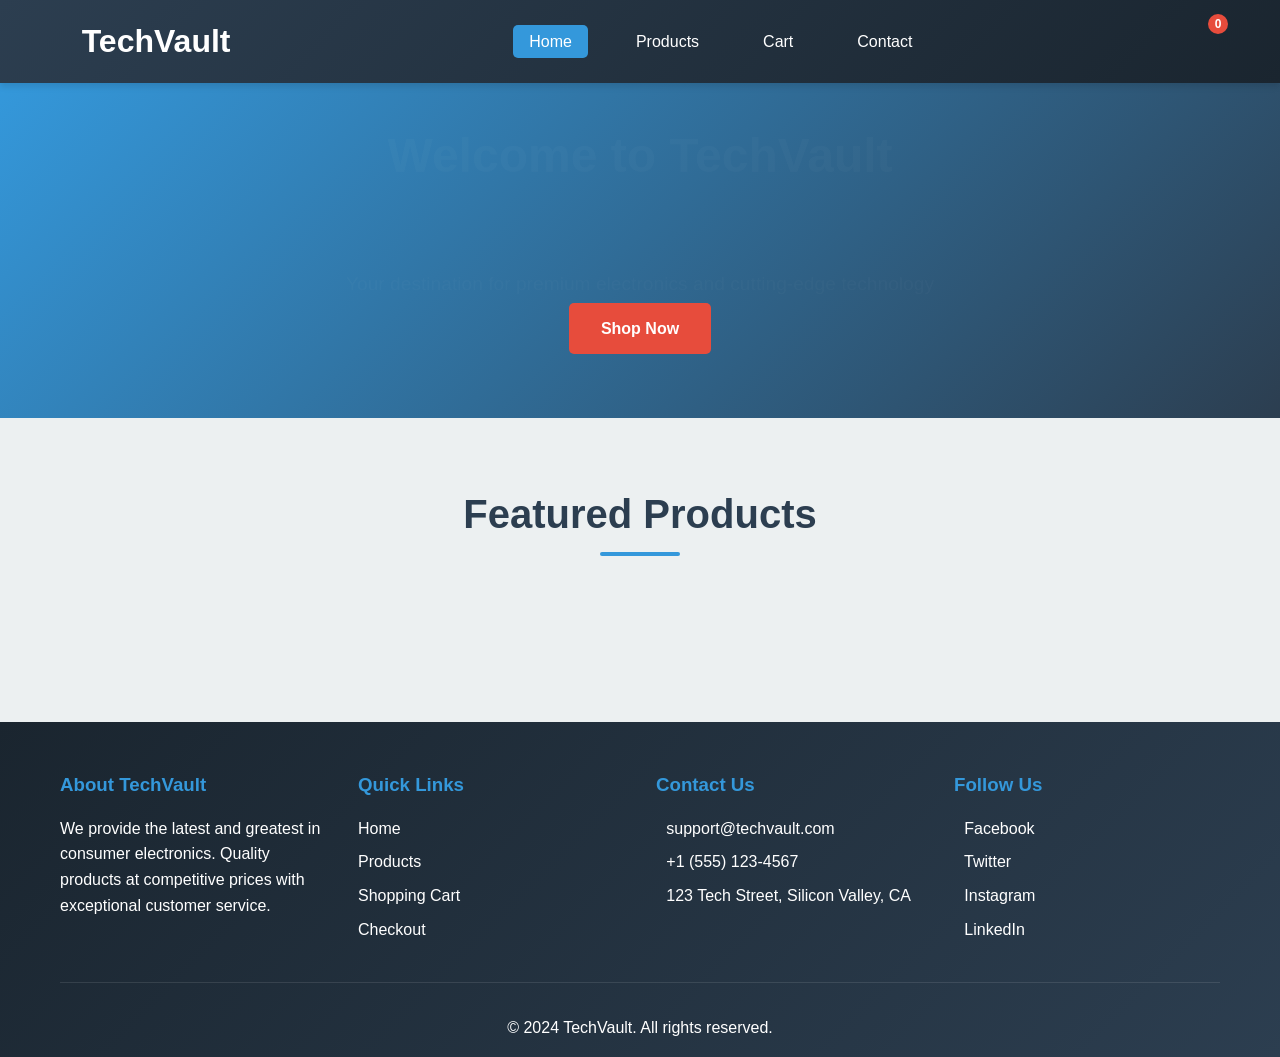
<file: index.html>
<!DOCTYPE html>
<html lang="en">
<head>
    <meta charset="UTF-8">
    <meta name="viewport" content="width=device-width, initial-scale=1.0">
    <title>TechVault - Premium Electronics & Gadgets</title>
    <link rel="stylesheet" href="css/style.css">
    <link rel="stylesheet" href="https://cdnjs.cloudflare.com/ajax/libs/font-awesome/6.4.0/css/all.min.css">
</head>
<body>
    <!-- Header -->
    <header>
        <div class="container header-content">
            <a href="index.html" class="logo">
                <i class="fas fa-store"></i>
                TechVault
            </a>
            <nav>
                <ul>
                    <li><a href="index.html" class="active">Home</a></li>
                    <li><a href="#products">Products</a></li>
                    <li><a href="cart.html">Cart</a></li>
                    <li><a href="#contact">Contact</a></li>
                </ul>
            </nav>
            <div class="cart-icon">
                <i class="fas fa-shopping-cart"></i>
                <span class="cart-count">0</span>
            </div>
        </div>
    </header>

    <!-- Hero Section -->
    <section class="hero">
        <div class="container">
            <h1>Welcome to TechVault</h1>
            <p>Your destination for premium electronics and cutting-edge technology</p>
            <a href="#products" class="btn">Shop Now</a>
        </div>
    </section>

    <!-- Products Section -->
    <section class="products-section" id="products">
        <div class="container">
            <h2 class="section-title">Featured Products</h2>
            <div class="products-grid">
                <!-- Products will be loaded dynamically -->
            </div>
        </div>
    </section>

    <!-- Footer -->
    <footer id="contact">
        <div class="container">
            <div class="footer-content">
                <div class="footer-section">
                    <h3>About TechVault</h3>
                    <p>We provide the latest and greatest in consumer electronics. Quality products at competitive prices with exceptional customer service.</p>
                </div>
                <div class="footer-section">
                    <h3>Quick Links</h3>
                    <ul>
                        <li><a href="index.html">Home</a></li>
                        <li><a href="#products">Products</a></li>
                        <li><a href="cart.html">Shopping Cart</a></li>
                        <li><a href="checkout.html">Checkout</a></li>
                    </ul>
                </div>
                <div class="footer-section">
                    <h3>Contact Us</h3>
                    <ul>
                        <li><i class="fas fa-envelope"></i> support@techvault.com</li>
                        <li><i class="fas fa-phone"></i> +1 (555) 123-4567</li>
                        <li><i class="fas fa-map-marker-alt"></i> 123 Tech Street, Silicon Valley, CA</li>
                    </ul>
                </div>
                <div class="footer-section">
                    <h3>Follow Us</h3>
                    <ul>
                        <li><a href="#"><i class="fab fa-facebook"></i> Facebook</a></li>
                        <li><a href="#"><i class="fab fa-twitter"></i> Twitter</a></li>
                        <li><a href="#"><i class="fab fa-instagram"></i> Instagram</a></li>
                        <li><a href="#"><i class="fab fa-linkedin"></i> LinkedIn</a></li>
                    </ul>
                </div>
            </div>
            <div class="footer-bottom">
                <p>&copy; 2024 TechVault. All rights reserved.</p>
            </div>
        </div>
    </footer>

    <script src="https://code.jquery.com/jquery-3.7.0.min.js"></script>
    <script src="js/main.js"></script>
</body>
</html>
</file>
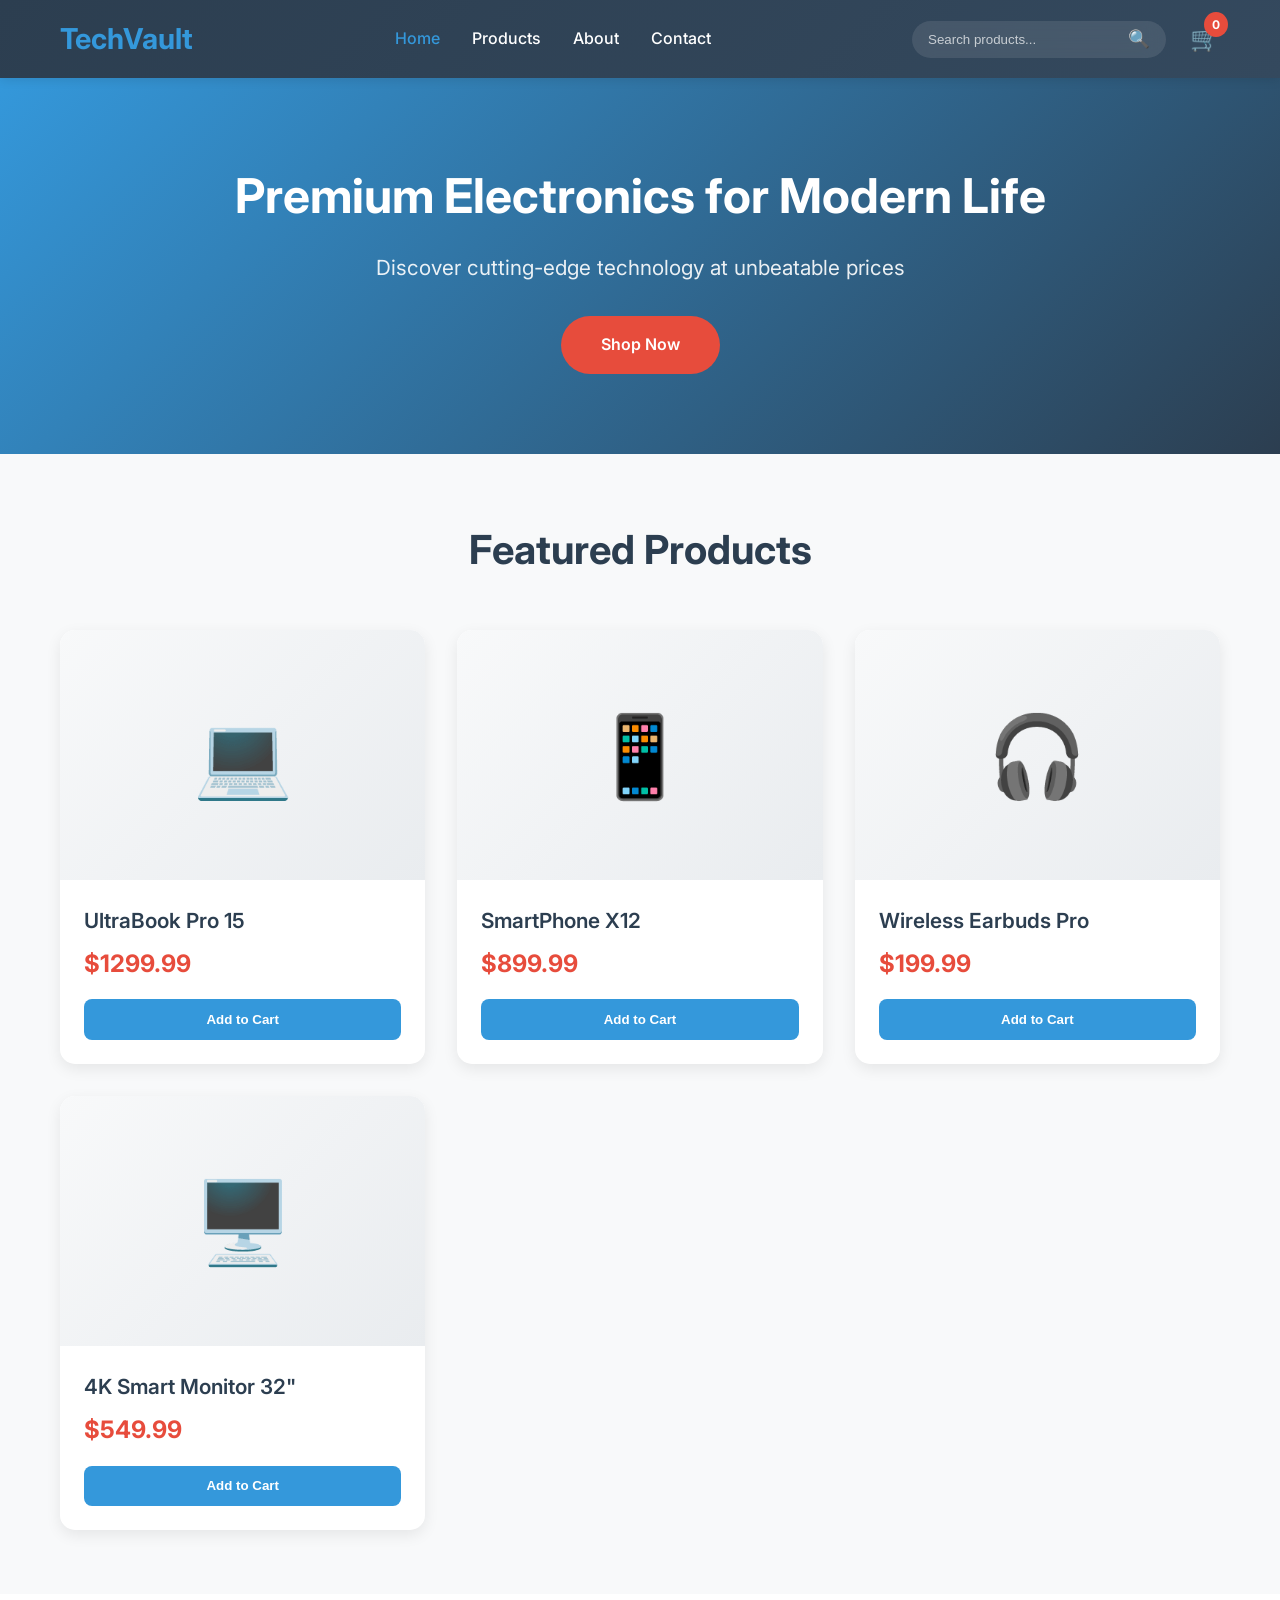
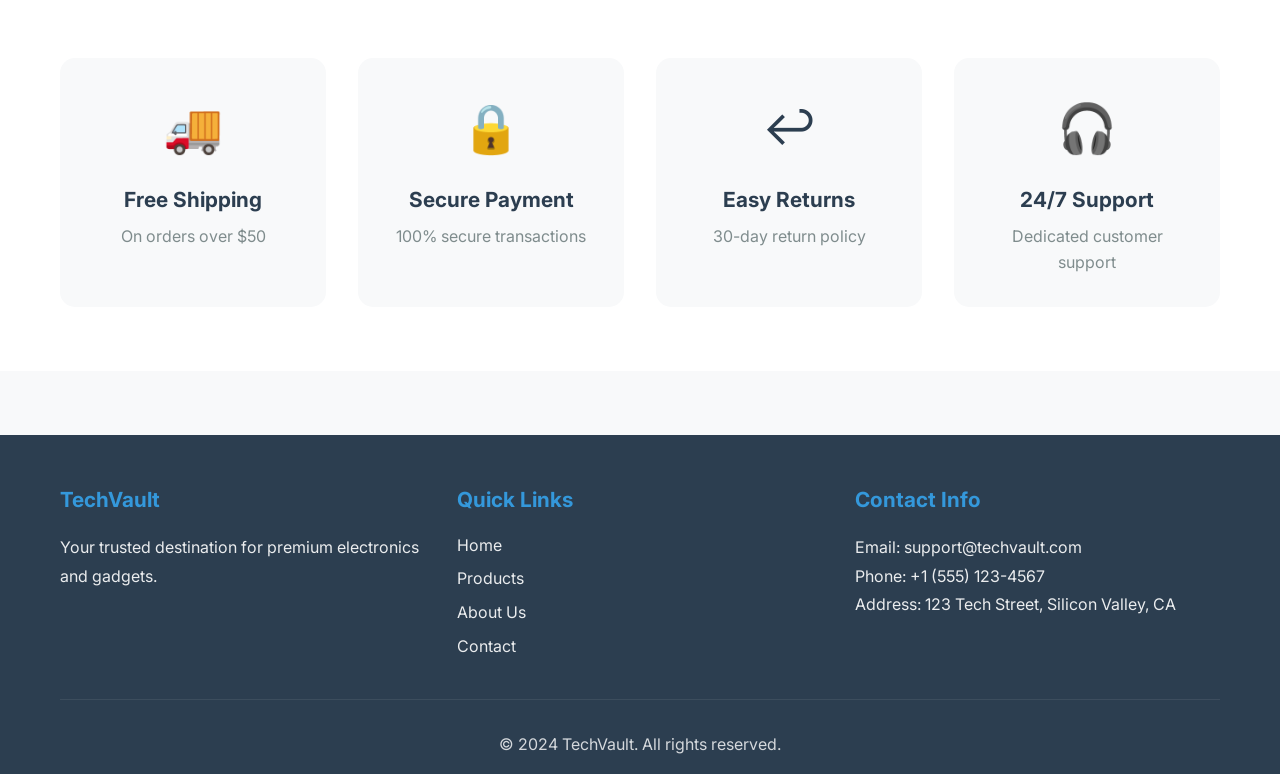
<file: techvault/index.html>
<!DOCTYPE html>
<html lang="en">
<head>
    <meta charset="UTF-8">
    <meta name="viewport" content="width=device-width, initial-scale=1.0">
    <title>TechVault - Premium Electronics Store</title>
    <link rel="stylesheet" href="css/style.css">
    <link href="https://fonts.googleapis.com/css2?family=Inter:wght@300;400;500;600;700&display=swap" rel="stylesheet">
</head>
<body>
    <header class="header">
        <div class="container">
            <div class="header-content">
                <div class="logo">
                    <h1>TechVault</h1>
                </div>
                <nav class="nav">
                    <ul>
                        <li><a href="index.html" class="active">Home</a></li>
                        <li><a href="products.html">Products</a></li>
                        <li><a href="about.html">About</a></li>
                        <li><a href="contact.html">Contact</a></li>
                    </ul>
                </nav>
                <div class="header-actions">
                    <div class="search-box">
                        <input type="text" placeholder="Search products..." id="searchInput">
                        <button type="button" id="searchBtn">🔍</button>
                    </div>
                    <a href="cart.html" class="cart-icon">
                        🛒 <span class="cart-count">0</span>
                    </a>
                </div>
            </div>
        </div>
    </header>

    <main>
        <section class="hero">
            <div class="container">
                <div class="hero-content">
                    <h2>Premium Electronics for Modern Life</h2>
                    <p>Discover cutting-edge technology at unbeatable prices</p>
                    <a href="products.html" class="btn btn-primary">Shop Now</a>
                </div>
            </div>
        </section>

        <section class="featured-products">
            <div class="container">
                <h3 class="section-title">Featured Products</h3>
                <div class="product-grid" id="featuredProducts"></div>
            </div>
        </section>

        <section class="features">
            <div class="container">
                <div class="features-grid">
                    <div class="feature-card">
                        <div class="feature-icon">🚚</div>
                        <h4>Free Shipping</h4>
                        <p>On orders over $50</p>
                    </div>
                    <div class="feature-card">
                        <div class="feature-icon">🔒</div>
                        <h4>Secure Payment</h4>
                        <p>100% secure transactions</p>
                    </div>
                    <div class="feature-card">
                        <div class="feature-icon">↩️</div>
                        <h4>Easy Returns</h4>
                        <p>30-day return policy</p>
                    </div>
                    <div class="feature-card">
                        <div class="feature-icon">🎧</div>
                        <h4>24/7 Support</h4>
                        <p>Dedicated customer support</p>
                    </div>
                </div>
            </div>
        </section>
    </main>

    <footer class="footer">
        <div class="container">
            <div class="footer-content">
                <div class="footer-section">
                    <h4>TechVault</h4>
                    <p>Your trusted destination for premium electronics and gadgets.</p>
                </div>
                <div class="footer-section">
                    <h4>Quick Links</h4>
                    <ul>
                        <li><a href="index.html">Home</a></li>
                        <li><a href="products.html">Products</a></li>
                        <li><a href="about.html">About Us</a></li>
                        <li><a href="contact.html">Contact</a></li>
                    </ul>
                </div>
                <div class="footer-section">
                    <h4>Contact Info</h4>
                    <p>Email: support@techvault.com</p>
                    <p>Phone: +1 (555) 123-4567</p>
                    <p>Address: 123 Tech Street, Silicon Valley, CA</p>
                </div>
            </div>
            <div class="footer-bottom">
                <p>&copy; 2024 TechVault. All rights reserved.</p>
            </div>
        </div>
    </footer>

    <script src="https://code.jquery.com/jquery-3.6.0.min.js"></script>
    <script src="js/main.js"></script>
</body>
</html>
</file>
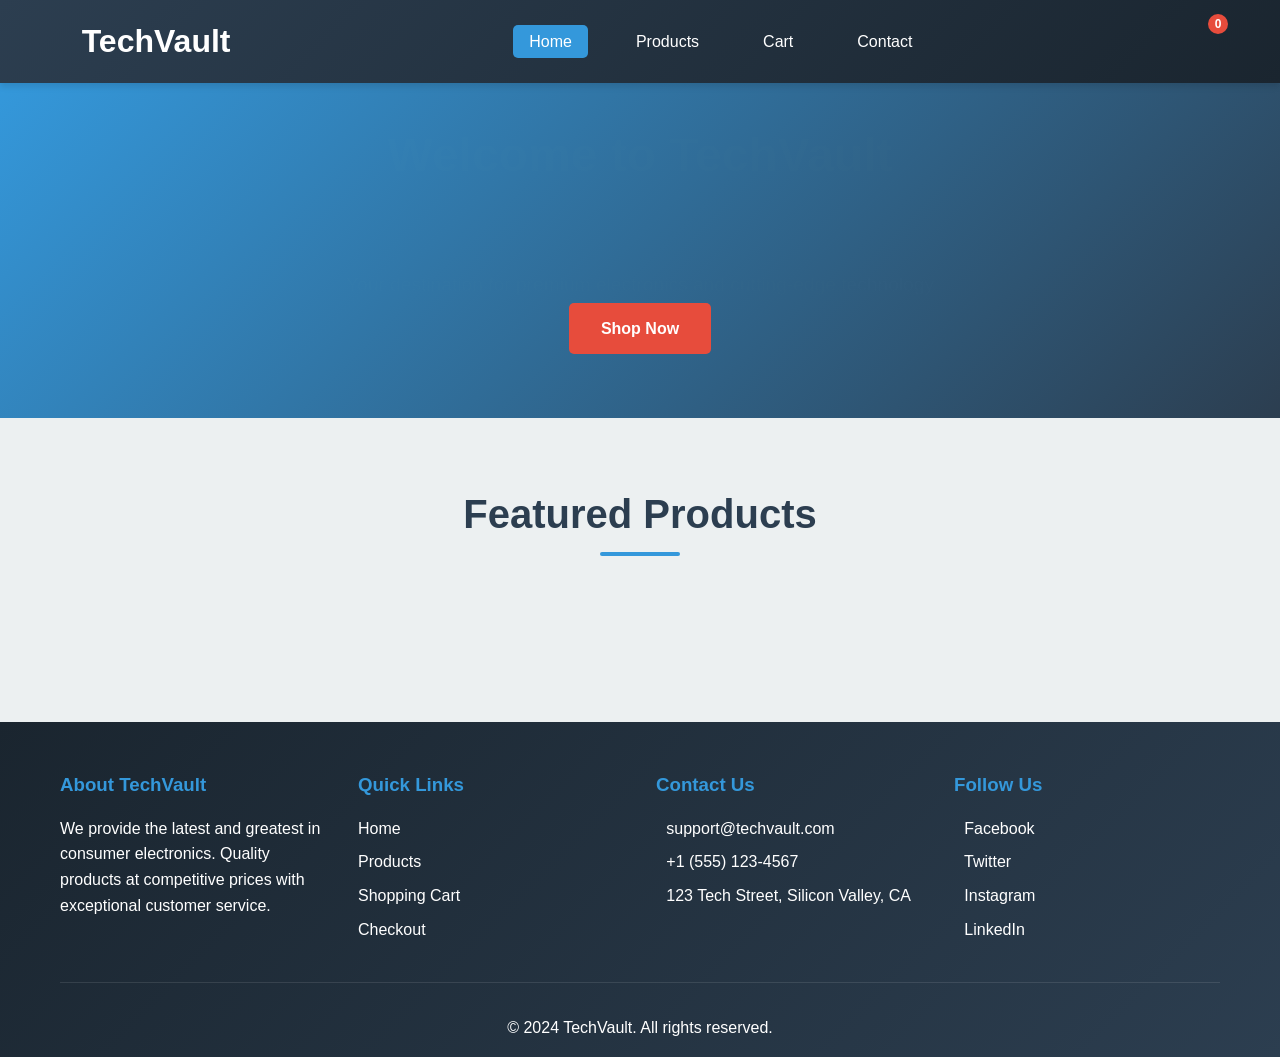
<file: cart.html>
<!DOCTYPE html>
<html lang="en">
<head>
    <meta charset="UTF-8">
    <meta name="viewport" content="width=device-width, initial-scale=1.0">
    <title>Shopping Cart - TechVault</title>
    <link rel="stylesheet" href="css/style.css">
    <link rel="stylesheet" href="https://cdnjs.cloudflare.com/ajax/libs/font-awesome/6.4.0/css/all.min.css">
</head>
<body>
    <!-- Header -->
    <header>
        <div class="container header-content">
            <a href="index.html" class="logo">
                <i class="fas fa-store"></i>
                TechVault
            </a>
            <nav>
                <ul>
                    <li><a href="index.html">Home</a></li>
                    <li><a href="index.html#products">Products</a></li>
                    <li><a href="cart.html" class="active">Cart</a></li>
                    <li><a href="index.html#contact">Contact</a></li>
                </ul>
            </nav>
            <div class="cart-icon">
                <i class="fas fa-shopping-cart"></i>
                <span class="cart-count">0</span>
            </div>
        </div>
    </header>

    <!-- Cart Section -->
    <section class="cart-page">
        <div class="container">
            <h2 class="section-title">Shopping Cart</h2>
            <div class="cart-container">
                <div class="cart-items">
                    <!-- Cart items will be loaded dynamically -->
                </div>
                <div class="cart-summary">
                    <!-- Cart summary will be loaded dynamically -->
                </div>
            </div>
        </div>
    </section>

    <!-- Footer -->
    <footer>
        <div class="container">
            <div class="footer-content">
                <div class="footer-section">
                    <h3>About TechVault</h3>
                    <p>We provide the latest and greatest in consumer electronics. Quality products at competitive prices with exceptional customer service.</p>
                </div>
                <div class="footer-section">
                    <h3>Quick Links</h3>
                    <ul>
                        <li><a href="index.html">Home</a></li>
                        <li><a href="index.html#products">Products</a></li>
                        <li><a href="cart.html">Shopping Cart</a></li>
                        <li><a href="checkout.html">Checkout</a></li>
                    </ul>
                </div>
                <div class="footer-section">
                    <h3>Contact Us</h3>
                    <ul>
                        <li><i class="fas fa-envelope"></i> support@techvault.com</li>
                        <li><i class="fas fa-phone"></i> +1 (555) 123-4567</li>
                        <li><i class="fas fa-map-marker-alt"></i> 123 Tech Street, Silicon Valley, CA</li>
                    </ul>
                </div>
                <div class="footer-section">
                    <h3>Follow Us</h3>
                    <ul>
                        <li><a href="#"><i class="fab fa-facebook"></i> Facebook</a></li>
                        <li><a href="#"><i class="fab fa-twitter"></i> Twitter</a></li>
                        <li><a href="#"><i class="fab fa-instagram"></i> Instagram</a></li>
                        <li><a href="#"><i class="fab fa-linkedin"></i> LinkedIn</a></li>
                    </ul>
                </div>
            </div>
            <div class="footer-bottom">
                <p>&copy; 2024 TechVault. All rights reserved.</p>
            </div>
        </div>
    </footer>

    <script src="https://code.jquery.com/jquery-3.7.0.min.js"></script>
    <script src="js/main.js"></script>
</body>
</html>
</file>
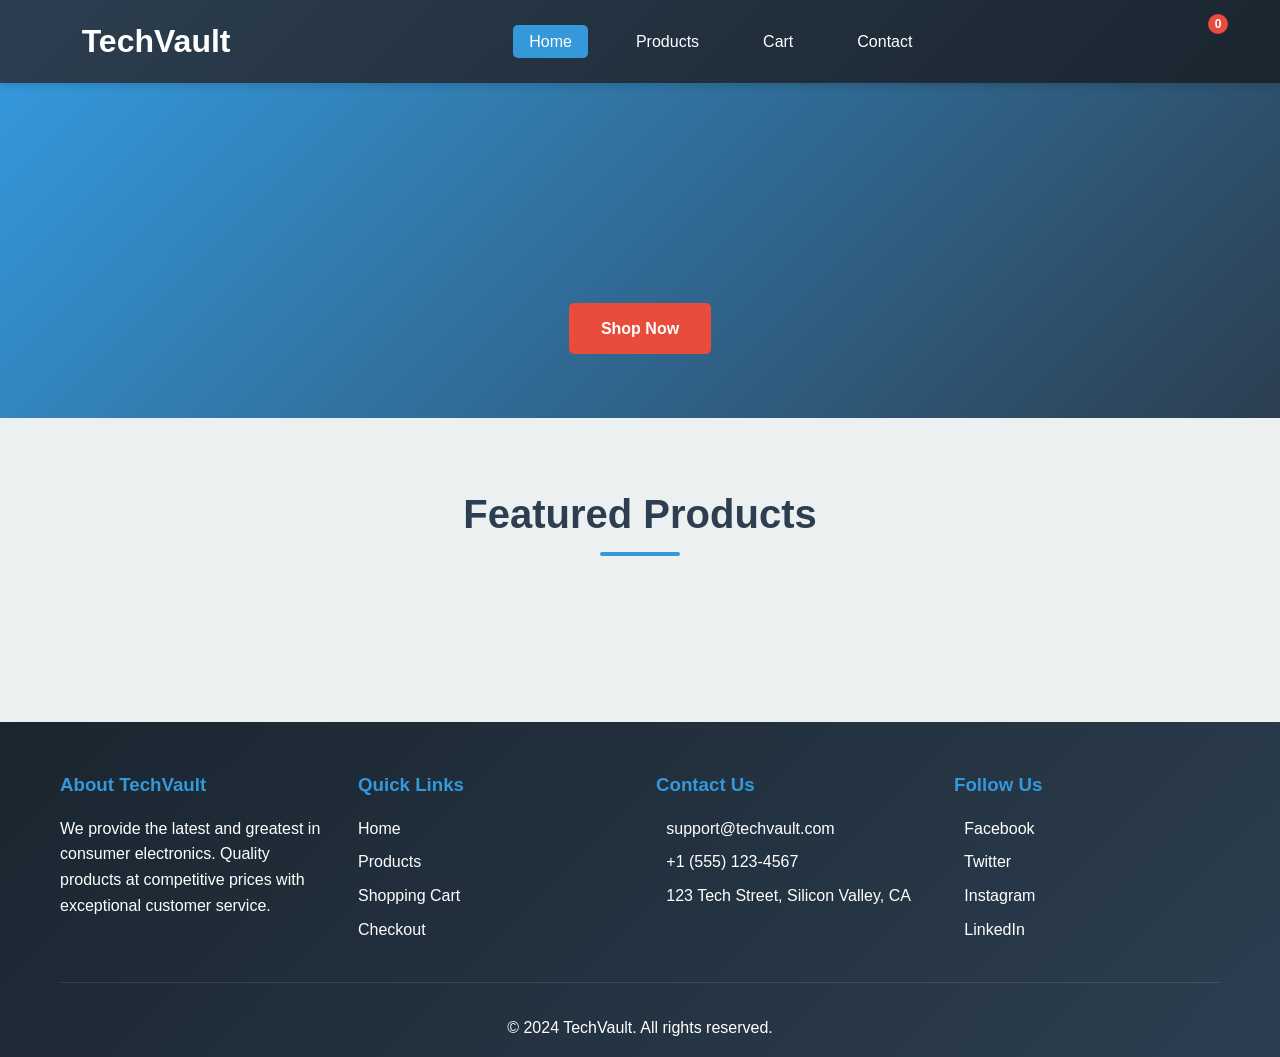
<file: checkout.html>
<!DOCTYPE html>
<html lang="en">
<head>
    <meta charset="UTF-8">
    <meta name="viewport" content="width=device-width, initial-scale=1.0">
    <title>Checkout - TechVault</title>
    <link rel="stylesheet" href="css/style.css">
    <link rel="stylesheet" href="https://cdnjs.cloudflare.com/ajax/libs/font-awesome/6.4.0/css/all.min.css">
</head>
<body>
    <!-- Header -->
    <header>
        <div class="container header-content">
            <a href="index.html" class="logo">
                <i class="fas fa-store"></i>
                TechVault
            </a>
            <nav>
                <ul>
                    <li><a href="index.html">Home</a></li>
                    <li><a href="index.html#products">Products</a></li>
                    <li><a href="cart.html">Cart</a></li>
                    <li><a href="index.html#contact">Contact</a></li>
                </ul>
            </nav>
            <div class="cart-icon">
                <i class="fas fa-shopping-cart"></i>
                <span class="cart-count">0</span>
            </div>
        </div>
    </header>

    <!-- Checkout Section -->
    <section class="checkout-page">
        <div class="container">
            <h2 class="section-title">Checkout</h2>
            <div class="checkout-container">
                <!-- Checkout Form -->
                <div class="checkout-form">
                    <form id="checkoutForm">
                        <!-- Billing Information -->
                        <div class="form-section">
                            <h3><i class="fas fa-user"></i> Billing Information</h3>
                            <div class="form-row">
                                <div class="form-group">
                                    <label for="firstName">First Name *</label>
                                    <input type="text" id="firstName" name="firstName" required>
                                </div>
                                <div class="form-group">
                                    <label for="lastName">Last Name *</label>
                                    <input type="text" id="lastName" name="lastName" required>
                                </div>
                            </div>
                            <div class="form-group">
                                <label for="email">Email Address *</label>
                                <input type="email" id="email" name="email" required>
                            </div>
                            <div class="form-group">
                                <label for="phone">Phone Number *</label>
                                <input type="tel" id="phone" name="phone" required>
                            </div>
                        </div>

                        <!-- Shipping Address -->
                        <div class="form-section">
                            <h3><i class="fas fa-map-marker-alt"></i> Shipping Address</h3>
                            <div class="form-group">
                                <label for="address">Street Address *</label>
                                <input type="text" id="address" name="address" required>
                            </div>
                            <div class="form-row">
                                <div class="form-group">
                                    <label for="city">City *</label>
                                    <input type="text" id="city" name="city" required>
                                </div>
                                <div class="form-group">
                                    <label for="state">State/Province *</label>
                                    <input type="text" id="state" name="state" required>
                                </div>
                            </div>
                            <div class="form-row">
                                <div class="form-group">
                                    <label for="zip">ZIP/Postal Code *</label>
                                    <input type="text" id="zip" name="zip" required>
                                </div>
                                <div class="form-group">
                                    <label for="country">Country *</label>
                                    <select id="country" name="country" required>
                                        <option value="">Select Country</option>
                                        <option value="US">United States</option>
                                        <option value="CA">Canada</option>
                                        <option value="UK">United Kingdom</option>
                                        <option value="AU">Australia</option>
                                        <option value="DE">Germany</option>
                                        <option value="FR">France</option>
                                        <option value="IN">India</option>
                                        <option value="JP">Japan</option>
                                    </select>
                                </div>
                            </div>
                        </div>

                        <!-- Payment Method -->
                        <div class="form-section">
                            <h3><i class="fas fa-credit-card"></i> Payment Method</h3>
                            <div class="form-group">
                                <label>
                                    <input type="radio" name="paymentMethod" value="cod" checked> 
                                    Cash on Delivery (COD)
                                </label>
                            </div>
                            <div class="form-group">
                                <label>
                                    <input type="radio" name="paymentMethod" value="card"> 
                                    Credit/Debit Card (Not implemented - Demo only)
                                </label>
                            </div>
                            <p style="color: var(--text-light); font-size: 0.9rem; margin-top: 1rem;">
                                <i class="fas fa-info-circle"></i> Note: This is a demo e-commerce site. 
                                No actual payment will be processed. Select Cash on Delivery to complete your order.
                            </p>
                        </div>

                        <button type="submit" class="btn" style="width: 100%; padding: 1rem; font-size: 1.1rem;">
                            <i class="fas fa-check-circle"></i> Place Order
                        </button>
                    </form>
                </div>

                <!-- Order Summary -->
                <div class="order-summary">
                    <h3 style="color: var(--primary-color); margin-bottom: 1.5rem;">
                        <i class="fas fa-receipt"></i> Order Summary
                    </h3>
                    <div class="order-items">
                        <!-- Order items will be loaded dynamically -->
                    </div>
                    <div style="margin-top: 1.5rem; padding-top: 1rem; border-top: 2px solid var(--light-bg);">
                        <div class="summary-row">
                            <span>Subtotal:</span>
                            <span class="order-subtotal">$0.00</span>
                        </div>
                        <div class="summary-row">
                            <span>Tax (10%):</span>
                            <span class="order-tax">$0.00</span>
                        </div>
                        <div class="summary-row total-row">
                            <span>Total:</span>
                            <span class="order-total">$0.00</span>
                        </div>
                    </div>
                </div>
            </div>
        </div>
    </section>

    <!-- Footer -->
    <footer>
        <div class="container">
            <div class="footer-content">
                <div class="footer-section">
                    <h3>About TechVault</h3>
                    <p>We provide the latest and greatest in consumer electronics. Quality products at competitive prices with exceptional customer service.</p>
                </div>
                <div class="footer-section">
                    <h3>Quick Links</h3>
                    <ul>
                        <li><a href="index.html">Home</a></li>
                        <li><a href="index.html#products">Products</a></li>
                        <li><a href="cart.html">Shopping Cart</a></li>
                        <li><a href="checkout.html">Checkout</a></li>
                    </ul>
                </div>
                <div class="footer-section">
                    <h3>Contact Us</h3>
                    <ul>
                        <li><i class="fas fa-envelope"></i> support@techvault.com</li>
                        <li><i class="fas fa-phone"></i> +1 (555) 123-4567</li>
                        <li><i class="fas fa-map-marker-alt"></i> 123 Tech Street, Silicon Valley, CA</li>
                    </ul>
                </div>
                <div class="footer-section">
                    <h3>Follow Us</h3>
                    <ul>
                        <li><a href="#"><i class="fab fa-facebook"></i> Facebook</a></li>
                        <li><a href="#"><i class="fab fa-twitter"></i> Twitter</a></li>
                        <li><a href="#"><i class="fab fa-instagram"></i> Instagram</a></li>
                        <li><a href="#"><i class="fab fa-linkedin"></i> LinkedIn</a></li>
                    </ul>
                </div>
            </div>
            <div class="footer-bottom">
                <p>&copy; 2024 TechVault. All rights reserved.</p>
            </div>
        </div>
    </footer>

    <script src="https://code.jquery.com/jquery-3.7.0.min.js"></script>
    <script src="js/main.js"></script>
</body>
</html>
</file>
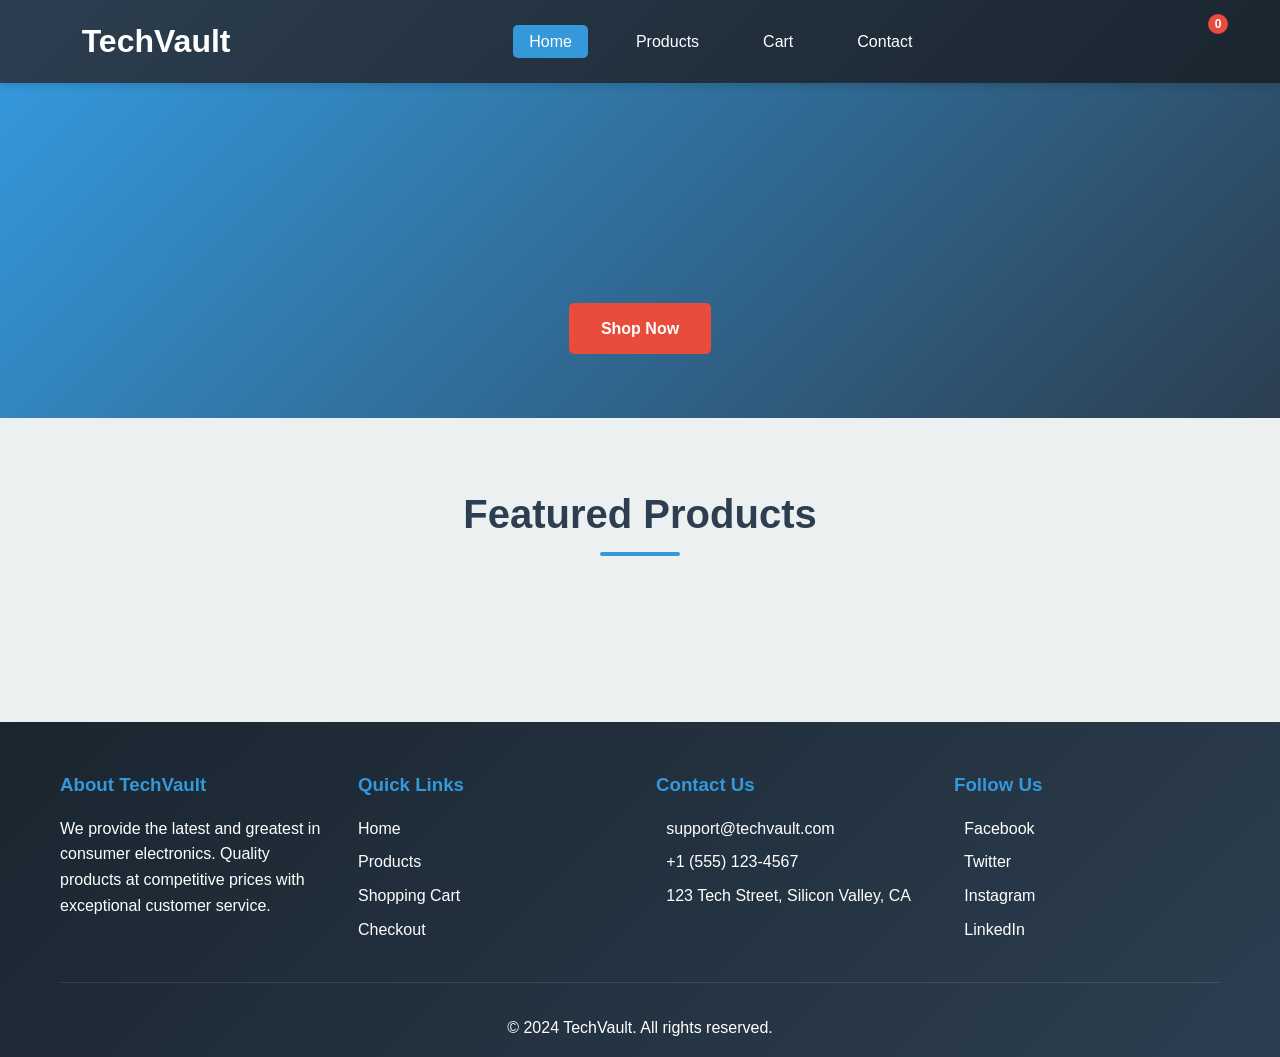
<file: confirmation.html>
<!DOCTYPE html>
<html lang="en">
<head>
    <meta charset="UTF-8">
    <meta name="viewport" content="width=device-width, initial-scale=1.0">
    <title>Order Confirmation - TechVault</title>
    <link rel="stylesheet" href="css/style.css">
    <link rel="stylesheet" href="https://cdnjs.cloudflare.com/ajax/libs/font-awesome/6.4.0/css/all.min.css">
</head>
<body>
    <!-- Header -->
    <header>
        <div class="container header-content">
            <a href="index.html" class="logo">
                <i class="fas fa-store"></i>
                TechVault
            </a>
            <nav>
                <ul>
                    <li><a href="index.html">Home</a></li>
                    <li><a href="index.html#products">Products</a></li>
                    <li><a href="cart.html">Cart</a></li>
                    <li><a href="index.html#contact">Contact</a></li>
                </ul>
            </nav>
            <div class="cart-icon">
                <i class="fas fa-shopping-cart"></i>
                <span class="cart-count">0</span>
            </div>
        </div>
    </header>

    <!-- Order Confirmation Section -->
    <section class="confirmation-page">
        <div class="container">
            <div class="confirmation-container">
                <div class="success-icon">
                    <i class="fas fa-check-circle"></i>
                </div>
                <h1>Order Placed Successfully!</h1>
                <p style="font-size: 1.2rem; color: var(--text-light); margin-bottom: 1rem;">
                    Thank you for your purchase! Your order has been confirmed.
                </p>
                <p style="color: var(--text-dark);">
                    We've sent a confirmation email to your registered email address.
                    You will receive another email with tracking information once your order ships.
                </p>
                
                <div class="order-number">
                    <p style="color: var(--text-light); font-size: 1rem; margin-bottom: 0.5rem;">Order Number:</p>
                    <span class="order-number-display">TV0000000000</span>
                </div>
                
                <div style="margin-top: 2rem;">
                    <a href="index.html" class="btn" style="margin-right: 1rem;">
                        <i class="fas fa-home"></i> Continue Shopping
                    </a>
                    <a href="cart.html" class="btn btn-secondary">
                        <i class="fas fa-shopping-cart"></i> View Cart
                    </a>
                </div>
                
                <div style="margin-top: 3rem; padding-top: 2rem; border-top: 1px solid var(--light-bg);">
                    <h3 style="color: var(--primary-color); margin-bottom: 1rem;">What's Next?</h3>
                    <ul style="text-align: left; color: var(--text-light); line-height: 2;">
                        <li><i class="fas fa-check" style="color: var(--success-color);"></i> Order confirmation email sent</li>
                        <li><i class="fas fa-box" style="color: var(--secondary-color);"></i> Package will be prepared within 24 hours</li>
                        <li><i class="fas fa-truck" style="color: var(--warning-color);"></i> Estimated delivery: 3-5 business days</li>
                        <li><i class="fas fa-envelope" style="color: var(--primary-color);"></i> Tracking information will be emailed</li>
                    </ul>
                </div>
            </div>
        </div>
    </section>

    <!-- Footer -->
    <footer>
        <div class="container">
            <div class="footer-content">
                <div class="footer-section">
                    <h3>About TechVault</h3>
                    <p>We provide the latest and greatest in consumer electronics. Quality products at competitive prices with exceptional customer service.</p>
                </div>
                <div class="footer-section">
                    <h3>Quick Links</h3>
                    <ul>
                        <li><a href="index.html">Home</a></li>
                        <li><a href="index.html#products">Products</a></li>
                        <li><a href="cart.html">Shopping Cart</a></li>
                        <li><a href="checkout.html">Checkout</a></li>
                    </ul>
                </div>
                <div class="footer-section">
                    <h3>Contact Us</h3>
                    <ul>
                        <li><i class="fas fa-envelope"></i> support@techvault.com</li>
                        <li><i class="fas fa-phone"></i> +1 (555) 123-4567</li>
                        <li><i class="fas fa-map-marker-alt"></i> 123 Tech Street, Silicon Valley, CA</li>
                    </ul>
                </div>
                <div class="footer-section">
                    <h3>Follow Us</h3>
                    <ul>
                        <li><a href="#"><i class="fab fa-facebook"></i> Facebook</a></li>
                        <li><a href="#"><i class="fab fa-twitter"></i> Twitter</a></li>
                        <li><a href="#"><i class="fab fa-instagram"></i> Instagram</a></li>
                        <li><a href="#"><i class="fab fa-linkedin"></i> LinkedIn</a></li>
                    </ul>
                </div>
            </div>
            <div class="footer-bottom">
                <p>&copy; 2024 TechVault. All rights reserved.</p>
            </div>
        </div>
    </footer>

    <script src="https://code.jquery.com/jquery-3.7.0.min.js"></script>
    <script src="js/main.js"></script>
</body>
</html>
</file>
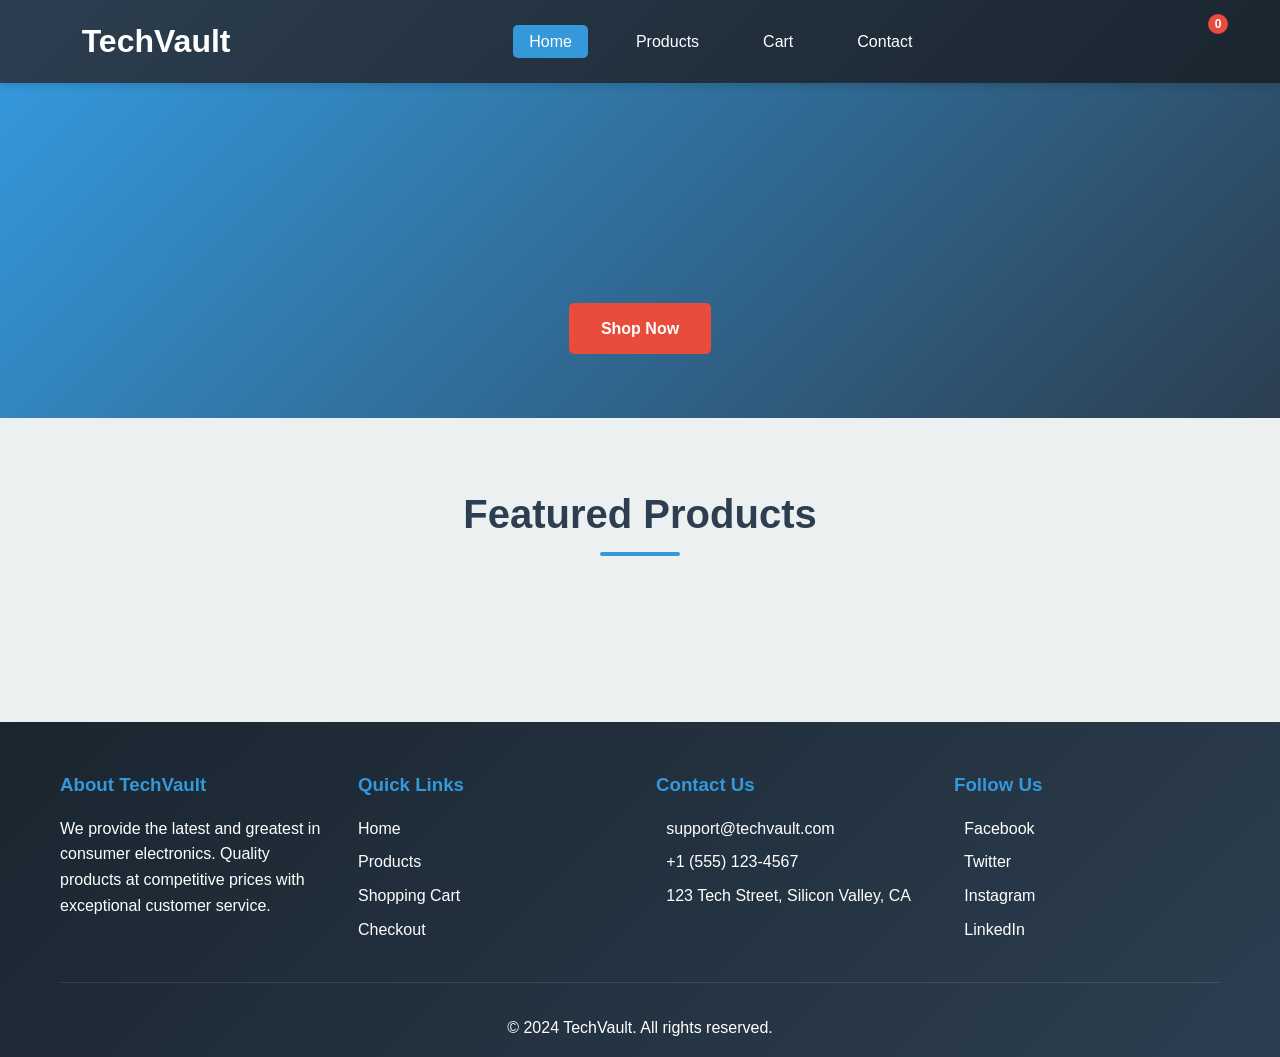
<file: product-detail.html>
<!DOCTYPE html>
<html lang="en">
<head>
    <meta charset="UTF-8">
    <meta name="viewport" content="width=device-width, initial-scale=1.0">
    <title>Product Details - TechVault</title>
    <link rel="stylesheet" href="css/style.css">
    <link rel="stylesheet" href="https://cdnjs.cloudflare.com/ajax/libs/font-awesome/6.4.0/css/all.min.css">
</head>
<body>
    <!-- Header -->
    <header>
        <div class="container header-content">
            <a href="index.html" class="logo">
                <i class="fas fa-store"></i>
                TechVault
            </a>
            <nav>
                <ul>
                    <li><a href="index.html">Home</a></li>
                    <li><a href="index.html#products">Products</a></li>
                    <li><a href="cart.html">Cart</a></li>
                    <li><a href="index.html#contact">Contact</a></li>
                </ul>
            </nav>
            <div class="cart-icon">
                <i class="fas fa-shopping-cart"></i>
                <span class="cart-count">0</span>
            </div>
        </div>
    </header>

    <!-- Product Detail Section -->
    <section class="product-detail">
        <div class="container">
            <div class="product-detail-container">
                <div class="detail-image-container">
                    <div class="detail-image"></div>
                </div>
                <div class="detail-info">
                    <h1 class="detail-name">Product Name</h1>
                    <div class="detail-price">$0.00</div>
                    <p class="detail-description">Product description will be loaded here.</p>
                    
                    <div class="quantity-selector">
                        <label for="quantity">Quantity:</label>
                        <input type="number" id="quantity" class="quantity-input-detail" value="1" min="1">
                    </div>
                    
                    <button class="btn add-to-cart-detail" style="padding: 1rem 3rem; font-size: 1.1rem;">
                        <i class="fas fa-cart-plus"></i> Add to Cart
                    </button>
                    
                    <a href="index.html" class="btn btn-secondary" style="margin-top: 1rem;">
                        <i class="fas fa-arrow-left"></i> Back to Products
                    </a>
                </div>
            </div>
        </div>
    </section>

    <!-- Footer -->
    <footer>
        <div class="container">
            <div class="footer-content">
                <div class="footer-section">
                    <h3>About TechVault</h3>
                    <p>We provide the latest and greatest in consumer electronics. Quality products at competitive prices with exceptional customer service.</p>
                </div>
                <div class="footer-section">
                    <h3>Quick Links</h3>
                    <ul>
                        <li><a href="index.html">Home</a></li>
                        <li><a href="index.html#products">Products</a></li>
                        <li><a href="cart.html">Shopping Cart</a></li>
                        <li><a href="checkout.html">Checkout</a></li>
                    </ul>
                </div>
                <div class="footer-section">
                    <h3>Contact Us</h3>
                    <ul>
                        <li><i class="fas fa-envelope"></i> support@techvault.com</li>
                        <li><i class="fas fa-phone"></i> +1 (555) 123-4567</li>
                        <li><i class="fas fa-map-marker-alt"></i> 123 Tech Street, Silicon Valley, CA</li>
                    </ul>
                </div>
                <div class="footer-section">
                    <h3>Follow Us</h3>
                    <ul>
                        <li><a href="#"><i class="fab fa-facebook"></i> Facebook</a></li>
                        <li><a href="#"><i class="fab fa-twitter"></i> Twitter</a></li>
                        <li><a href="#"><i class="fab fa-instagram"></i> Instagram</a></li>
                        <li><a href="#"><i class="fab fa-linkedin"></i> LinkedIn</a></li>
                    </ul>
                </div>
            </div>
            <div class="footer-bottom">
                <p>&copy; 2024 TechVault. All rights reserved.</p>
            </div>
        </div>
    </footer>

    <script src="https://code.jquery.com/jquery-3.7.0.min.js"></script>
    <script src="js/main.js"></script>
</body>
</html>
</file>
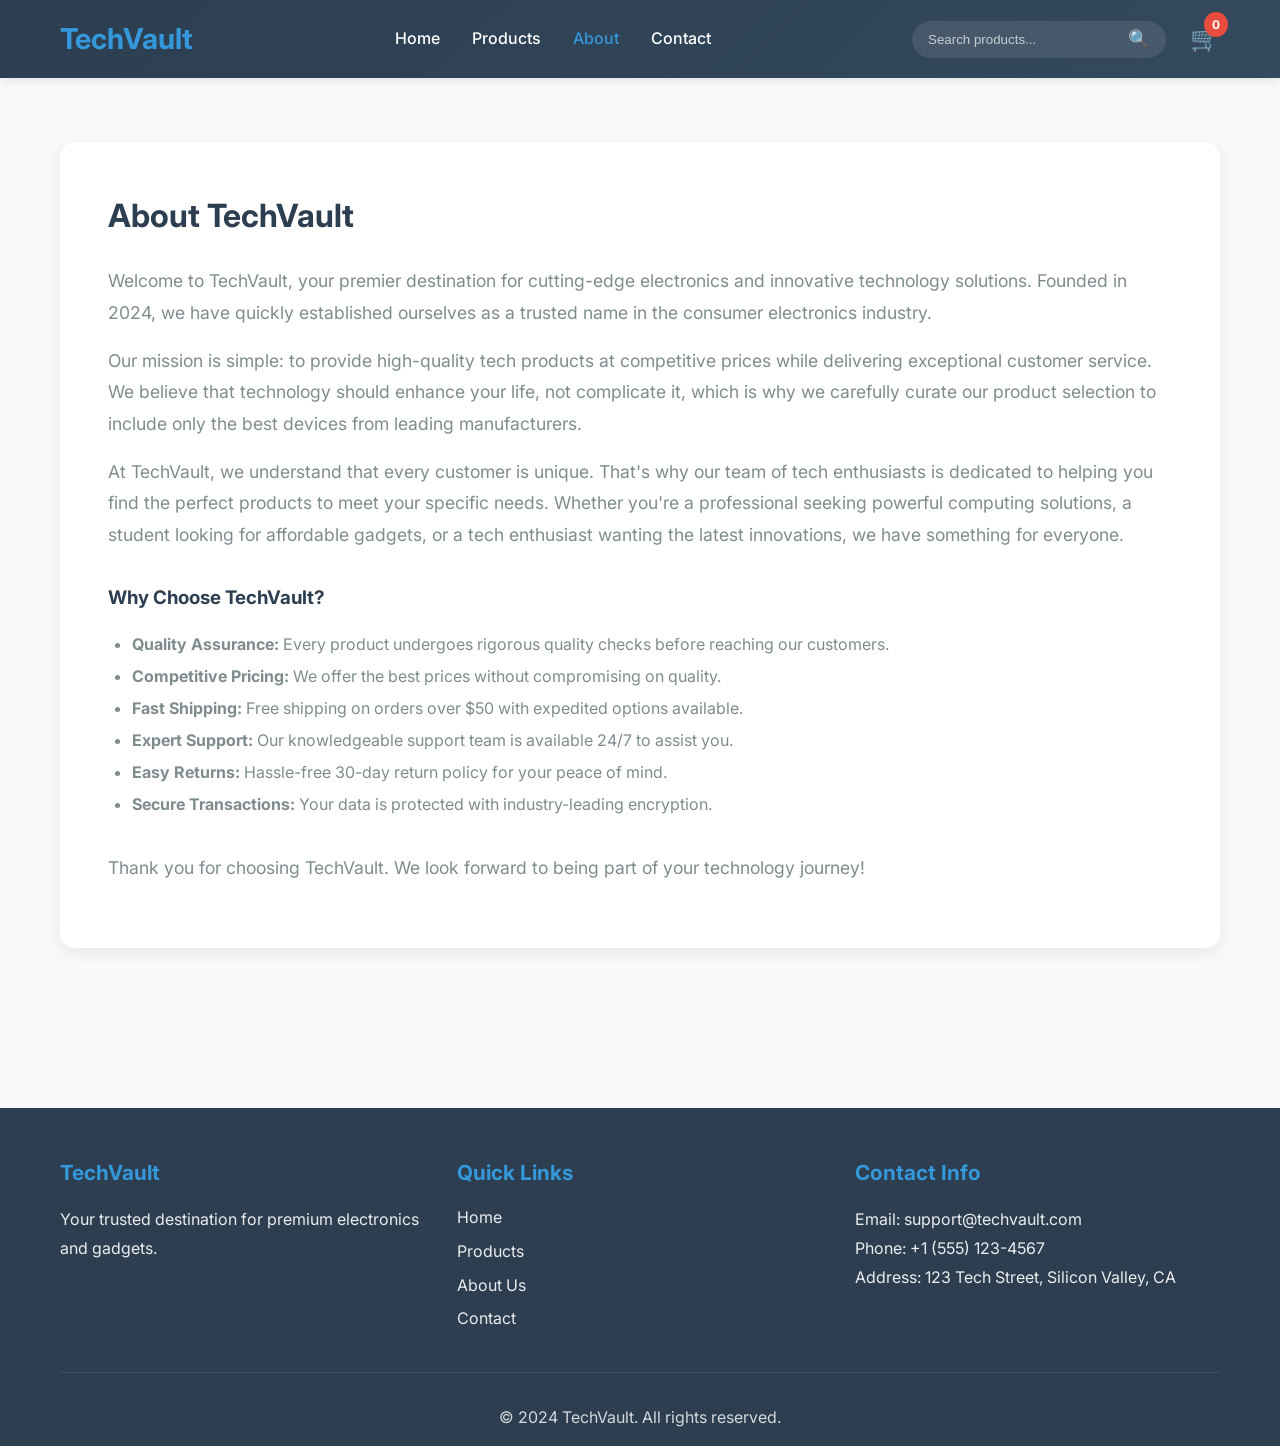
<file: techvault/about.html>
<!DOCTYPE html>
<html lang="en">
<head>
    <meta charset="UTF-8">
    <meta name="viewport" content="width=device-width, initial-scale=1.0">
    <title>About Us - TechVault</title>
    <link rel="stylesheet" href="css/style.css">
    <link href="https://fonts.googleapis.com/css2?family=Inter:wght@300;400;500;600;700&display=swap" rel="stylesheet">
</head>
<body>
    <header class="header">
        <div class="container">
            <div class="header-content">
                <div class="logo">
                    <h1>TechVault</h1>
                </div>
                <nav class="nav">
                    <ul>
                        <li><a href="index.html">Home</a></li>
                        <li><a href="products.html">Products</a></li>
                        <li><a href="about.html" class="active">About</a></li>
                        <li><a href="contact.html">Contact</a></li>
                    </ul>
                </nav>
                <div class="header-actions">
                    <div class="search-box">
                        <input type="text" placeholder="Search products..." id="searchInput">
                        <button type="button" id="searchBtn">🔍</button>
                    </div>
                    <a href="cart.html" class="cart-icon">
                        🛒 <span class="cart-count">0</span>
                    </a>
                </div>
            </div>
        </div>
    </header>

    <main class="about-page">
        <div class="container">
            <div class="content-card">
                <h2>About TechVault</h2>
                <p>Welcome to TechVault, your premier destination for cutting-edge electronics and innovative technology solutions. Founded in 2024, we have quickly established ourselves as a trusted name in the consumer electronics industry.</p>
                
                <p>Our mission is simple: to provide high-quality tech products at competitive prices while delivering exceptional customer service. We believe that technology should enhance your life, not complicate it, which is why we carefully curate our product selection to include only the best devices from leading manufacturers.</p>
                
                <p>At TechVault, we understand that every customer is unique. That's why our team of tech enthusiasts is dedicated to helping you find the perfect products to meet your specific needs. Whether you're a professional seeking powerful computing solutions, a student looking for affordable gadgets, or a tech enthusiast wanting the latest innovations, we have something for everyone.</p>
                
                <h3 style="margin-top: 2rem; margin-bottom: 1rem;">Why Choose TechVault?</h3>
                <ul style="line-height: 2; color: #7f8c8d; margin-left: 1.5rem;">
                    <li><strong>Quality Assurance:</strong> Every product undergoes rigorous quality checks before reaching our customers.</li>
                    <li><strong>Competitive Pricing:</strong> We offer the best prices without compromising on quality.</li>
                    <li><strong>Fast Shipping:</strong> Free shipping on orders over $50 with expedited options available.</li>
                    <li><strong>Expert Support:</strong> Our knowledgeable support team is available 24/7 to assist you.</li>
                    <li><strong>Easy Returns:</strong> Hassle-free 30-day return policy for your peace of mind.</li>
                    <li><strong>Secure Transactions:</strong> Your data is protected with industry-leading encryption.</li>
                </ul>
                
                <p style="margin-top: 2rem;">Thank you for choosing TechVault. We look forward to being part of your technology journey!</p>
            </div>
        </div>
    </main>

    <footer class="footer">
        <div class="container">
            <div class="footer-content">
                <div class="footer-section">
                    <h4>TechVault</h4>
                    <p>Your trusted destination for premium electronics and gadgets.</p>
                </div>
                <div class="footer-section">
                    <h4>Quick Links</h4>
                    <ul>
                        <li><a href="index.html">Home</a></li>
                        <li><a href="products.html">Products</a></li>
                        <li><a href="about.html">About Us</a></li>
                        <li><a href="contact.html">Contact</a></li>
                    </ul>
                </div>
                <div class="footer-section">
                    <h4>Contact Info</h4>
                    <p>Email: support@techvault.com</p>
                    <p>Phone: +1 (555) 123-4567</p>
                    <p>Address: 123 Tech Street, Silicon Valley, CA</p>
                </div>
            </div>
            <div class="footer-bottom">
                <p>&copy; 2024 TechVault. All rights reserved.</p>
            </div>
        </div>
    </footer>

    <script src="https://code.jquery.com/jquery-3.6.0.min.js"></script>
    <script src="js/main.js"></script>
</body>
</html>
</file>
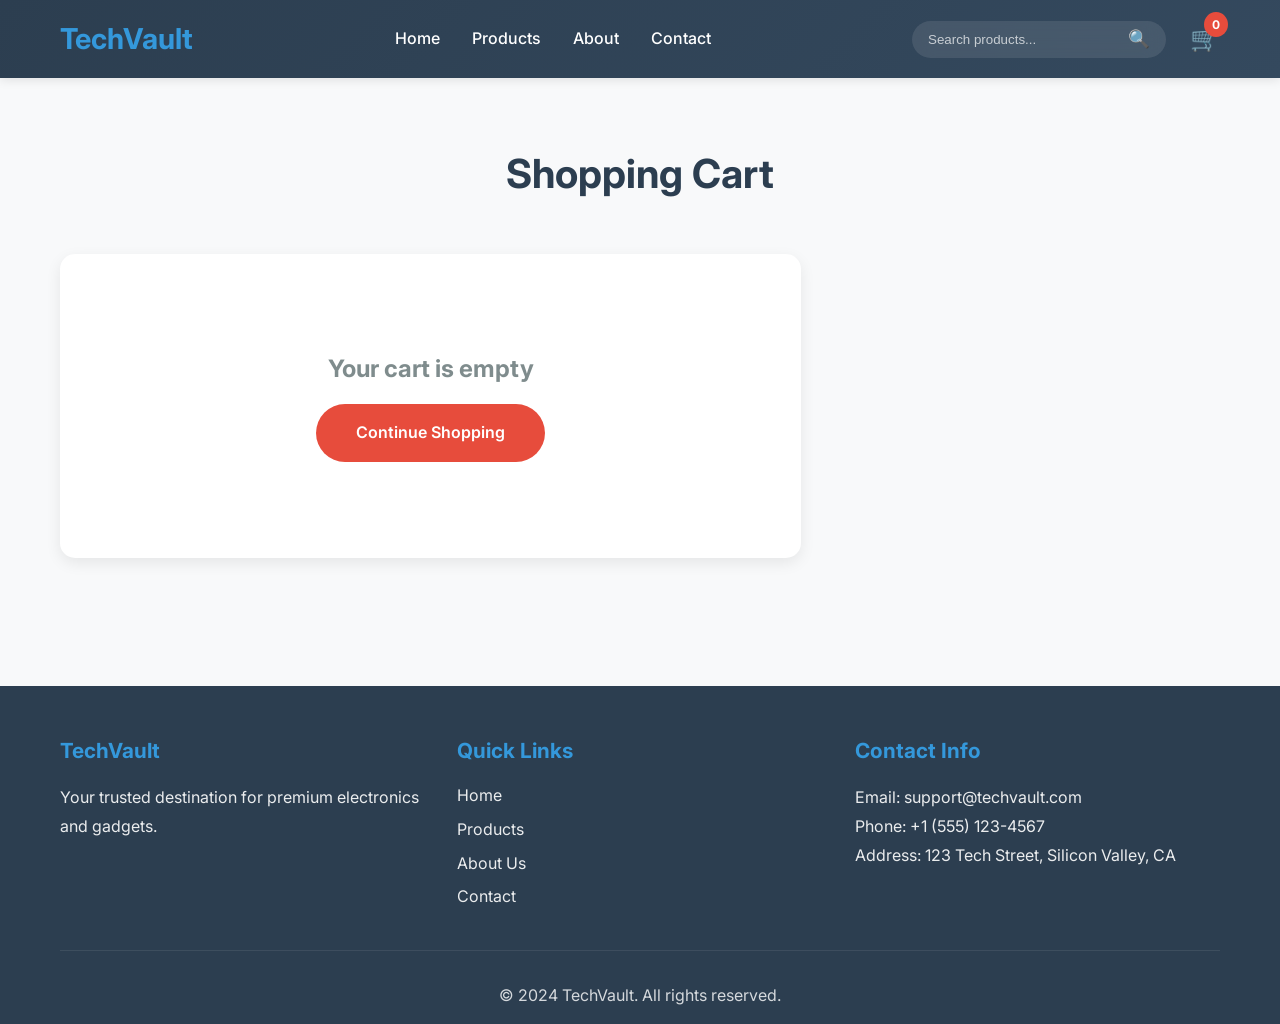
<file: techvault/cart.html>
<!DOCTYPE html>
<html lang="en">
<head>
    <meta charset="UTF-8">
    <meta name="viewport" content="width=device-width, initial-scale=1.0">
    <title>Shopping Cart - TechVault</title>
    <link rel="stylesheet" href="css/style.css">
    <link href="https://fonts.googleapis.com/css2?family=Inter:wght@300;400;500;600;700&display=swap" rel="stylesheet">
</head>
<body>
    <header class="header">
        <div class="container">
            <div class="header-content">
                <div class="logo">
                    <h1>TechVault</h1>
                </div>
                <nav class="nav">
                    <ul>
                        <li><a href="index.html">Home</a></li>
                        <li><a href="products.html">Products</a></li>
                        <li><a href="about.html">About</a></li>
                        <li><a href="contact.html">Contact</a></li>
                    </ul>
                </nav>
                <div class="header-actions">
                    <div class="search-box">
                        <input type="text" placeholder="Search products..." id="searchInput">
                        <button type="button" id="searchBtn">🔍</button>
                    </div>
                    <a href="cart.html" class="cart-icon">
                        🛒 <span class="cart-count">0</span>
                    </a>
                </div>
            </div>
        </div>
    </header>

    <main class="cart-page">
        <div class="container">
            <h3 class="section-title">Shopping Cart</h3>
            <div class="cart-grid">
                <div class="cart-items" id="cartItems"></div>
                <div class="cart-summary" id="cartSummary">
                    <h3>Order Summary</h3>
                    <div class="summary-row">
                        <span>Subtotal</span>
                        <span id="subtotal">$0.00</span>
                    </div>
                    <div class="summary-row">
                        <span>Shipping</span>
                        <span id="shipping">$0.00</span>
                    </div>
                    <div class="summary-row">
                        <span>Total</span>
                        <span id="total">$0.00</span>
                    </div>
                    <a href="checkout.html" class="btn btn-primary checkout-btn">Proceed to Checkout</a>
                </div>
            </div>
        </div>
    </main>

    <footer class="footer">
        <div class="container">
            <div class="footer-content">
                <div class="footer-section">
                    <h4>TechVault</h4>
                    <p>Your trusted destination for premium electronics and gadgets.</p>
                </div>
                <div class="footer-section">
                    <h4>Quick Links</h4>
                    <ul>
                        <li><a href="index.html">Home</a></li>
                        <li><a href="products.html">Products</a></li>
                        <li><a href="about.html">About Us</a></li>
                        <li><a href="contact.html">Contact</a></li>
                    </ul>
                </div>
                <div class="footer-section">
                    <h4>Contact Info</h4>
                    <p>Email: support@techvault.com</p>
                    <p>Phone: +1 (555) 123-4567</p>
                    <p>Address: 123 Tech Street, Silicon Valley, CA</p>
                </div>
            </div>
            <div class="footer-bottom">
                <p>&copy; 2024 TechVault. All rights reserved.</p>
            </div>
        </div>
    </footer>

    <script src="https://code.jquery.com/jquery-3.6.0.min.js"></script>
    <script src="js/main.js"></script>
</body>
</html>
</file>
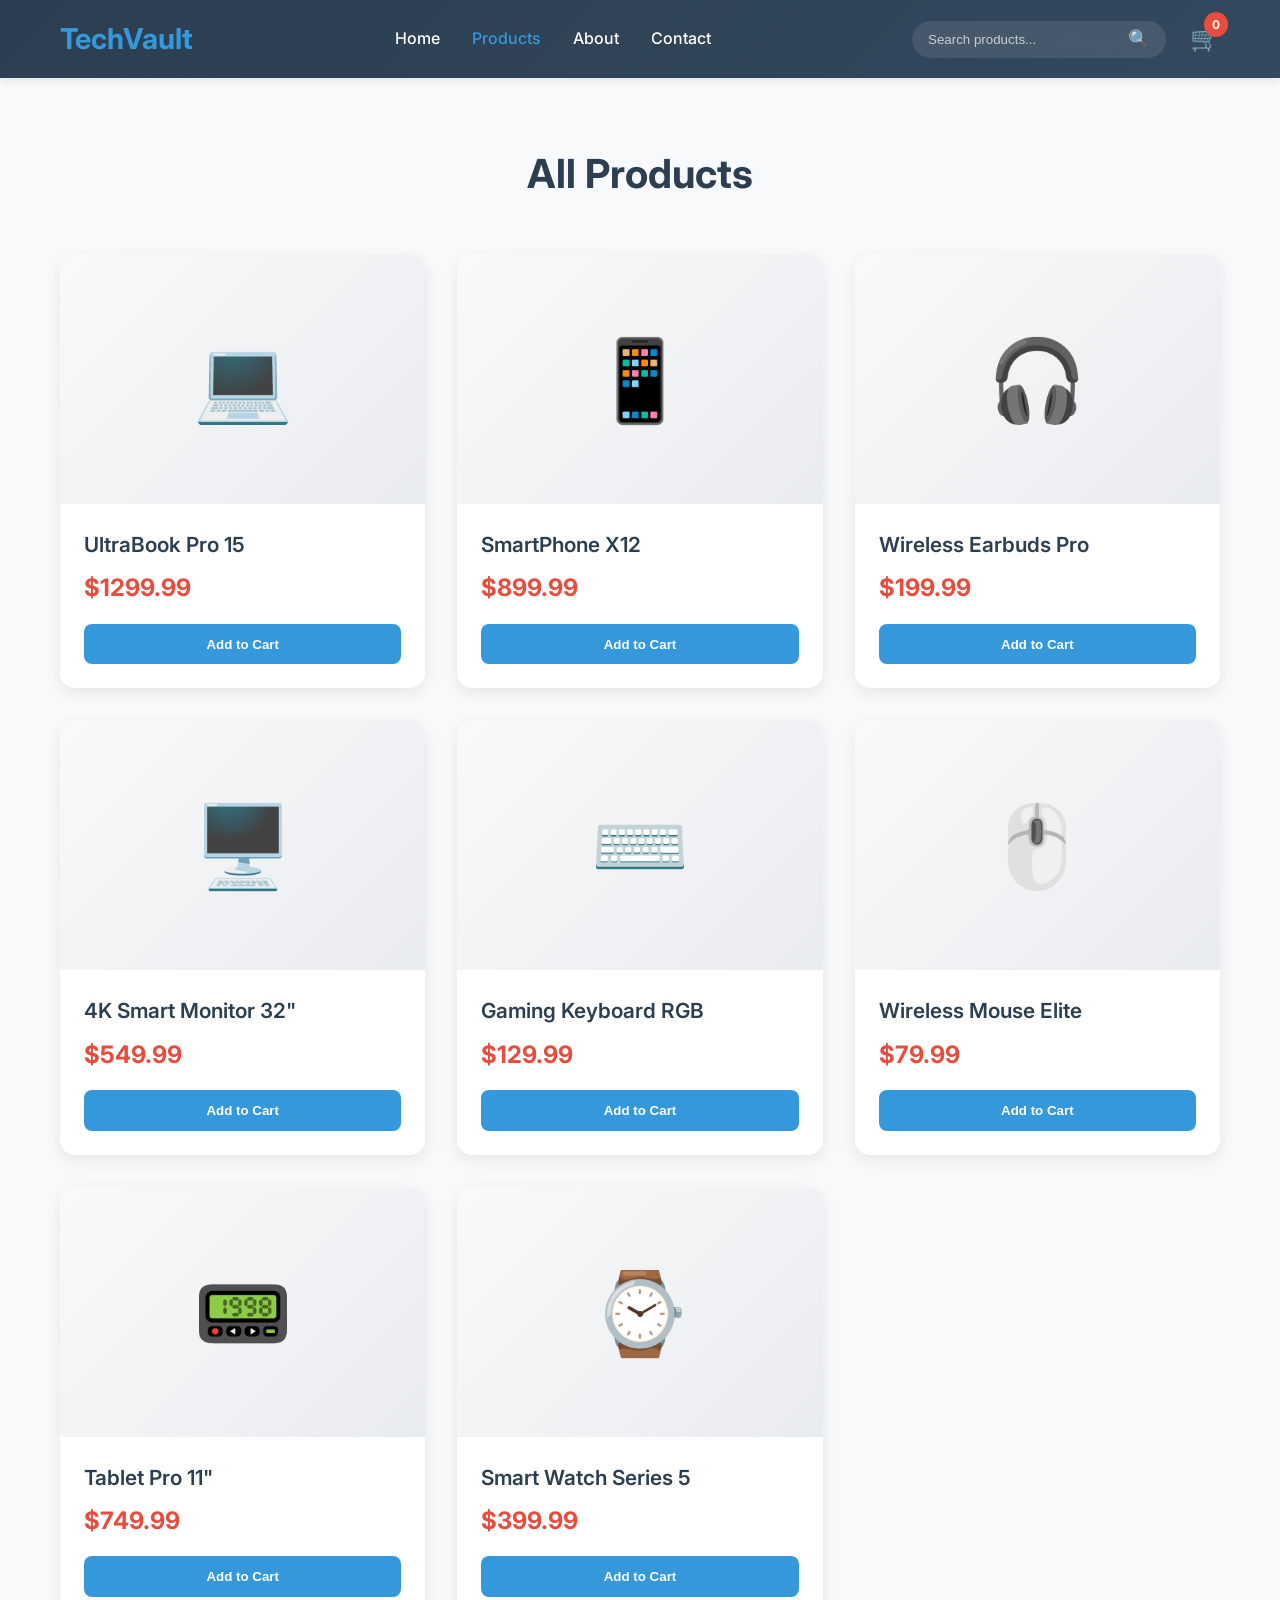
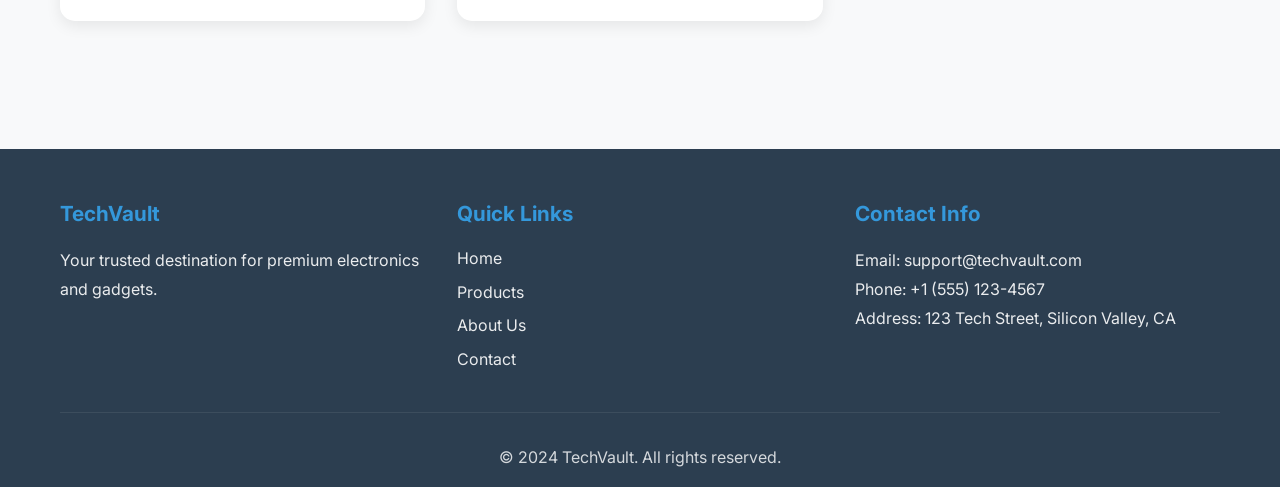
<file: techvault/checkout.html>
<!DOCTYPE html>
<html lang="en">
<head>
    <meta charset="UTF-8">
    <meta name="viewport" content="width=device-width, initial-scale=1.0">
    <title>Checkout - TechVault</title>
    <link rel="stylesheet" href="css/style.css">
    <link href="https://fonts.googleapis.com/css2?family=Inter:wght@300;400;500;600;700&display=swap" rel="stylesheet">
</head>
<body>
    <header class="header">
        <div class="container">
            <div class="header-content">
                <div class="logo">
                    <h1>TechVault</h1>
                </div>
                <nav class="nav">
                    <ul>
                        <li><a href="index.html">Home</a></li>
                        <li><a href="products.html">Products</a></li>
                        <li><a href="about.html">About</a></li>
                        <li><a href="contact.html">Contact</a></li>
                    </ul>
                </nav>
                <div class="header-actions">
                    <div class="search-box">
                        <input type="text" placeholder="Search products..." id="searchInput">
                        <button type="button" id="searchBtn">🔍</button>
                    </div>
                    <a href="cart.html" class="cart-icon">
                        🛒 <span class="cart-count">0</span>
                    </a>
                </div>
            </div>
        </div>
    </header>

    <main class="checkout-page">
        <div class="container">
            <h3 class="section-title">Checkout</h3>
            <div class="checkout-grid">
                <form class="checkout-form" id="checkoutForm">
                    <div class="form-section">
                        <h3>Contact Information</h3>
                        <div class="form-row">
                            <div class="form-group">
                                <label for="firstName">First Name *</label>
                                <input type="text" id="firstName" required>
                            </div>
                            <div class="form-group">
                                <label for="lastName">Last Name *</label>
                                <input type="text" id="lastName" required>
                            </div>
                        </div>
                        <div class="form-row">
                            <div class="form-group">
                                <label for="email">Email Address *</label>
                                <input type="email" id="email" required>
                            </div>
                            <div class="form-group">
                                <label for="phone">Phone Number *</label>
                                <input type="tel" id="phone" required>
                            </div>
                        </div>
                    </div>

                    <div class="form-section">
                        <h3>Shipping Address</h3>
                        <div class="form-group">
                            <label for="address">Street Address *</label>
                            <input type="text" id="address" required>
                        </div>
                        <div class="form-row">
                            <div class="form-group">
                                <label for="city">City *</label>
                                <input type="text" id="city" required>
                            </div>
                            <div class="form-group">
                                <label for="zipCode">ZIP Code *</label>
                                <input type="text" id="zipCode" required>
                            </div>
                        </div>
                    </div>

                    <div class="form-section">
                        <h3>Payment Details</h3>
                        <div class="form-group">
                            <label for="cardNumber">Card Number *</label>
                            <input type="text" id="cardNumber" placeholder="1234 5678 9012 3456" required>
                        </div>
                        <div class="form-row">
                            <div class="form-group">
                                <label for="expiryDate">Expiry Date *</label>
                                <input type="text" id="expiryDate" placeholder="MM/YY" required>
                            </div>
                            <div class="form-group">
                                <label for="cvv">CVV *</label>
                                <input type="text" id="cvv" placeholder="123" required>
                            </div>
                        </div>
                    </div>

                    <button type="button" class="btn btn-primary checkout-btn" id="checkoutBtn">Place Order</button>
                </form>

                <div class="order-summary-checkout">
                    <h3>Order Summary</h3>
                    <div id="orderSummaryItems"></div>
                    <div class="summary-row">
                        <span>Subtotal</span>
                        <span id="checkoutSubtotal">$0.00</span>
                    </div>
                    <div class="summary-row">
                        <span>Shipping</span>
                        <span id="checkoutShipping">$0.00</span>
                    </div>
                    <div class="summary-row">
                        <span>Total</span>
                        <span id="checkoutTotal">$0.00</span>
                    </div>
                </div>
            </div>
        </div>
    </main>

    <footer class="footer">
        <div class="container">
            <div class="footer-content">
                <div class="footer-section">
                    <h4>TechVault</h4>
                    <p>Your trusted destination for premium electronics and gadgets.</p>
                </div>
                <div class="footer-section">
                    <h4>Quick Links</h4>
                    <ul>
                        <li><a href="index.html">Home</a></li>
                        <li><a href="products.html">Products</a></li>
                        <li><a href="about.html">About Us</a></li>
                        <li><a href="contact.html">Contact</a></li>
                    </ul>
                </div>
                <div class="footer-section">
                    <h4>Contact Info</h4>
                    <p>Email: support@techvault.com</p>
                    <p>Phone: +1 (555) 123-4567</p>
                    <p>Address: 123 Tech Street, Silicon Valley, CA</p>
                </div>
            </div>
            <div class="footer-bottom">
                <p>&copy; 2024 TechVault. All rights reserved.</p>
            </div>
        </div>
    </footer>

    <script src="https://code.jquery.com/jquery-3.6.0.min.js"></script>
    <script src="js/main.js"></script>
</body>
</html>
</file>
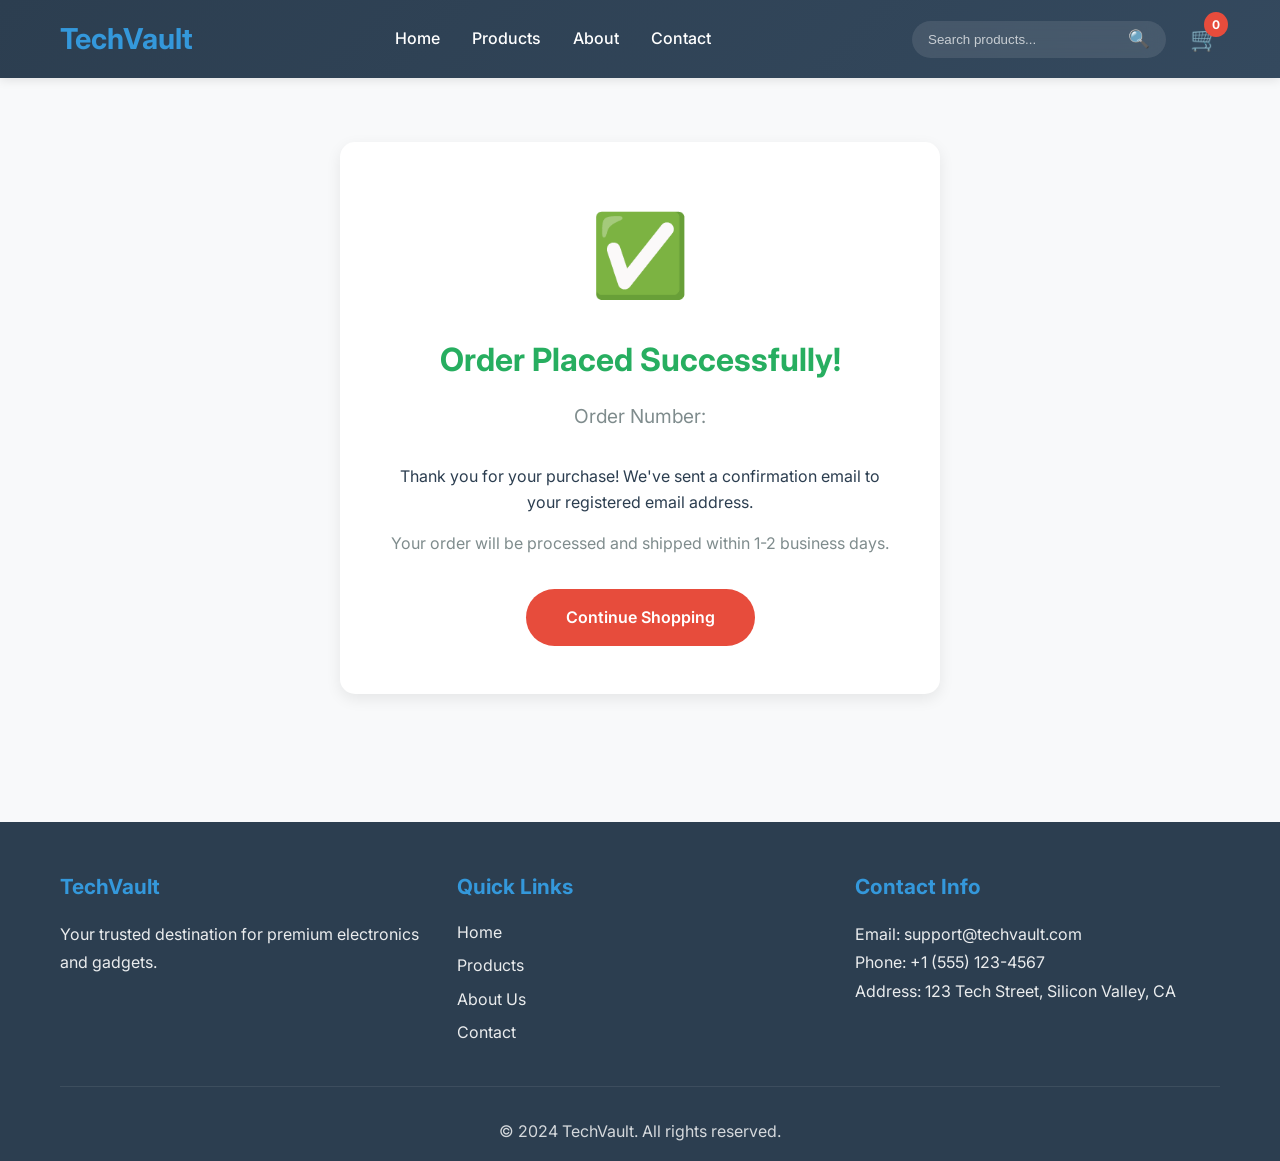
<file: techvault/confirmation.html>
<!DOCTYPE html>
<html lang="en">
<head>
    <meta charset="UTF-8">
    <meta name="viewport" content="width=device-width, initial-scale=1.0">
    <title>Order Confirmation - TechVault</title>
    <link rel="stylesheet" href="css/style.css">
    <link href="https://fonts.googleapis.com/css2?family=Inter:wght@300;400;500;600;700&display=swap" rel="stylesheet">
</head>
<body>
    <header class="header">
        <div class="container">
            <div class="header-content">
                <div class="logo">
                    <h1>TechVault</h1>
                </div>
                <nav class="nav">
                    <ul>
                        <li><a href="index.html">Home</a></li>
                        <li><a href="products.html">Products</a></li>
                        <li><a href="about.html">About</a></li>
                        <li><a href="contact.html">Contact</a></li>
                    </ul>
                </nav>
                <div class="header-actions">
                    <div class="search-box">
                        <input type="text" placeholder="Search products..." id="searchInput">
                        <button type="button" id="searchBtn">🔍</button>
                    </div>
                    <a href="cart.html" class="cart-icon">
                        🛒 <span class="cart-count">0</span>
                    </a>
                </div>
            </div>
        </div>
    </header>

    <main class="confirmation-page">
        <div class="container">
            <div class="confirmation-content" id="confirmationContent">
                <div class="success-icon">✅</div>
                <h2>Order Placed Successfully!</h2>
                <p class="order-number">Order Number: <span id="orderNumberDisplay"></span></p>
                <p>Thank you for your purchase! We've sent a confirmation email to your registered email address.</p>
                <p style="margin-top: 1rem; color: #7f8c8d;">Your order will be processed and shipped within 1-2 business days.</p>
                <a href="products.html" class="btn btn-primary" style="margin-top: 2rem;">Continue Shopping</a>
            </div>
        </div>
    </main>

    <footer class="footer">
        <div class="container">
            <div class="footer-content">
                <div class="footer-section">
                    <h4>TechVault</h4>
                    <p>Your trusted destination for premium electronics and gadgets.</p>
                </div>
                <div class="footer-section">
                    <h4>Quick Links</h4>
                    <ul>
                        <li><a href="index.html">Home</a></li>
                        <li><a href="products.html">Products</a></li>
                        <li><a href="about.html">About Us</a></li>
                        <li><a href="contact.html">Contact</a></li>
                    </ul>
                </div>
                <div class="footer-section">
                    <h4>Contact Info</h4>
                    <p>Email: support@techvault.com</p>
                    <p>Phone: +1 (555) 123-4567</p>
                    <p>Address: 123 Tech Street, Silicon Valley, CA</p>
                </div>
            </div>
            <div class="footer-bottom">
                <p>&copy; 2024 TechVault. All rights reserved.</p>
            </div>
        </div>
    </footer>

    <script src="https://code.jquery.com/jquery-3.6.0.min.js"></script>
    <script src="js/main.js"></script>
</body>
</html>
</file>
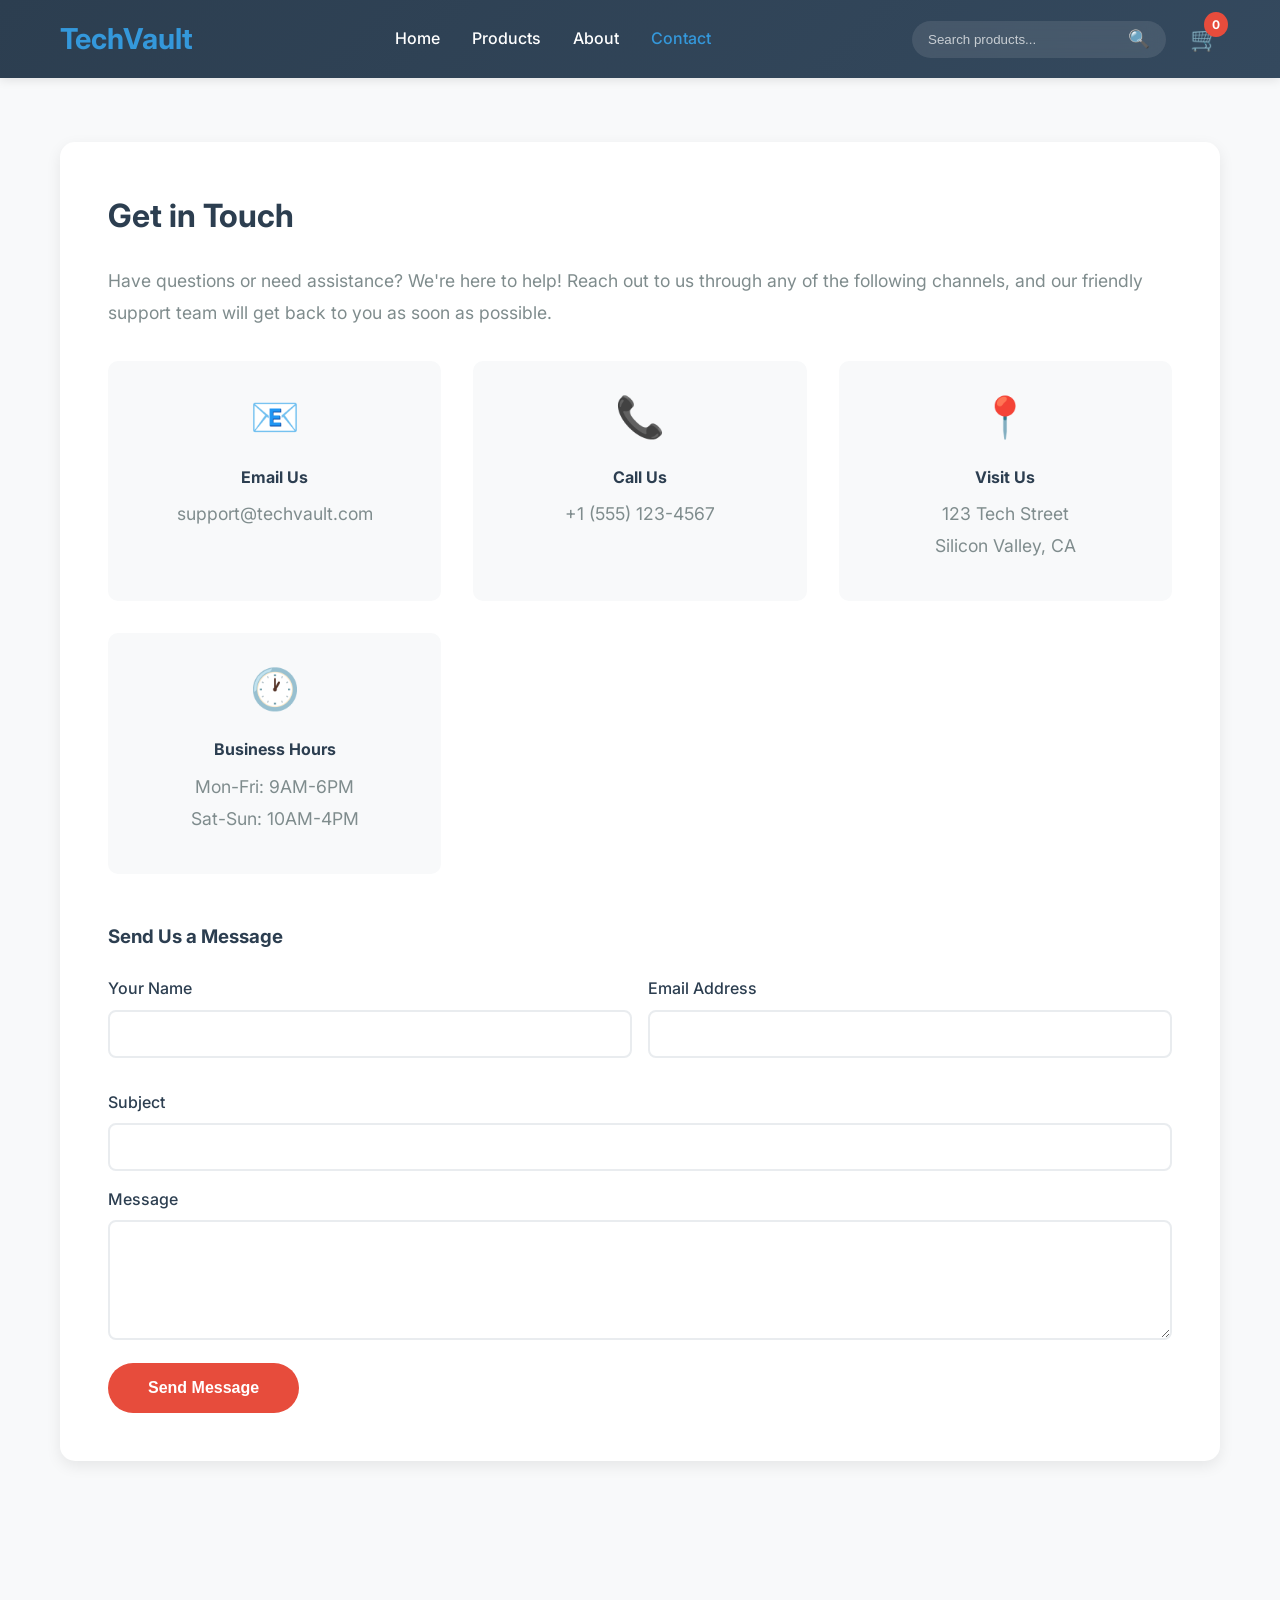
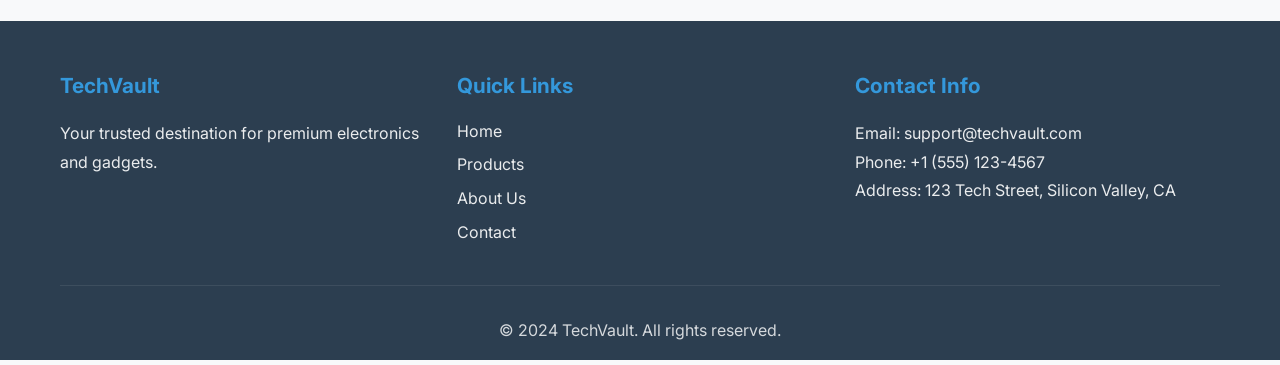
<file: techvault/contact.html>
<!DOCTYPE html>
<html lang="en">
<head>
    <meta charset="UTF-8">
    <meta name="viewport" content="width=device-width, initial-scale=1.0">
    <title>Contact Us - TechVault</title>
    <link rel="stylesheet" href="css/style.css">
    <link href="https://fonts.googleapis.com/css2?family=Inter:wght@300;400;500;600;700&display=swap" rel="stylesheet">
</head>
<body>
    <header class="header">
        <div class="container">
            <div class="header-content">
                <div class="logo">
                    <h1>TechVault</h1>
                </div>
                <nav class="nav">
                    <ul>
                        <li><a href="index.html">Home</a></li>
                        <li><a href="products.html">Products</a></li>
                        <li><a href="about.html">About</a></li>
                        <li><a href="contact.html" class="active">Contact</a></li>
                    </ul>
                </nav>
                <div class="header-actions">
                    <div class="search-box">
                        <input type="text" placeholder="Search products..." id="searchInput">
                        <button type="button" id="searchBtn">🔍</button>
                    </div>
                    <a href="cart.html" class="cart-icon">
                        🛒 <span class="cart-count">0</span>
                    </a>
                </div>
            </div>
        </div>
    </header>

    <main class="contact-page">
        <div class="container">
            <div class="content-card">
                <h2>Get in Touch</h2>
                <p>Have questions or need assistance? We're here to help! Reach out to us through any of the following channels, and our friendly support team will get back to you as soon as possible.</p>
                
                <div style="display: grid; grid-template-columns: repeat(auto-fit, minmax(250px, 1fr)); gap: 2rem; margin-top: 2rem;">
                    <div style="text-align: center; padding: 1.5rem; background: #f8f9fa; border-radius: 10px;">
                        <div style="font-size: 2.5rem; margin-bottom: 1rem;">📧</div>
                        <h4 style="margin-bottom: 0.5rem;">Email Us</h4>
                        <p style="color: #7f8c8d;">support@techvault.com</p>
                    </div>
                    <div style="text-align: center; padding: 1.5rem; background: #f8f9fa; border-radius: 10px;">
                        <div style="font-size: 2.5rem; margin-bottom: 1rem;">📞</div>
                        <h4 style="margin-bottom: 0.5rem;">Call Us</h4>
                        <p style="color: #7f8c8d;">+1 (555) 123-4567</p>
                    </div>
                    <div style="text-align: center; padding: 1.5rem; background: #f8f9fa; border-radius: 10px;">
                        <div style="font-size: 2.5rem; margin-bottom: 1rem;">📍</div>
                        <h4 style="margin-bottom: 0.5rem;">Visit Us</h4>
                        <p style="color: #7f8c8d;">123 Tech Street<br>Silicon Valley, CA</p>
                    </div>
                    <div style="text-align: center; padding: 1.5rem; background: #f8f9fa; border-radius: 10px;">
                        <div style="font-size: 2.5rem; margin-bottom: 1rem;">🕐</div>
                        <h4 style="margin-bottom: 0.5rem;">Business Hours</h4>
                        <p style="color: #7f8c8d;">Mon-Fri: 9AM-6PM<br>Sat-Sun: 10AM-4PM</p>
                    </div>
                </div>

                <div style="margin-top: 3rem;">
                    <h3 style="margin-bottom: 1.5rem;">Send Us a Message</h3>
                    <form id="contactForm" onsubmit="handleContactSubmit(event)">
                        <div class="form-row">
                            <div class="form-group">
                                <label for="contactName">Your Name</label>
                                <input type="text" id="contactName" required>
                            </div>
                            <div class="form-group">
                                <label for="contactEmail">Email Address</label>
                                <input type="email" id="contactEmail" required>
                            </div>
                        </div>
                        <div class="form-group">
                            <label for="contactSubject">Subject</label>
                            <input type="text" id="contactSubject" required>
                        </div>
                        <div class="form-group">
                            <label for="contactMessage">Message</label>
                            <textarea id="contactMessage" rows="5" required style="width: 100%; padding: 0.8rem; border: 2px solid #e9ecef; border-radius: 8px; font-size: 1rem; resize: vertical;"></textarea>
                        </div>
                        <button type="submit" class="btn btn-primary">Send Message</button>
                    </form>
                </div>
            </div>
        </div>
    </main>

    <footer class="footer">
        <div class="container">
            <div class="footer-content">
                <div class="footer-section">
                    <h4>TechVault</h4>
                    <p>Your trusted destination for premium electronics and gadgets.</p>
                </div>
                <div class="footer-section">
                    <h4>Quick Links</h4>
                    <ul>
                        <li><a href="index.html">Home</a></li>
                        <li><a href="products.html">Products</a></li>
                        <li><a href="about.html">About Us</a></li>
                        <li><a href="contact.html">Contact</a></li>
                    </ul>
                </div>
                <div class="footer-section">
                    <h4>Contact Info</h4>
                    <p>Email: support@techvault.com</p>
                    <p>Phone: +1 (555) 123-4567</p>
                    <p>Address: 123 Tech Street, Silicon Valley, CA</p>
                </div>
            </div>
            <div class="footer-bottom">
                <p>&copy; 2024 TechVault. All rights reserved.</p>
            </div>
        </div>
    </footer>

    <script src="https://code.jquery.com/jquery-3.6.0.min.js"></script>
    <script src="js/main.js"></script>
    <script>
        function handleContactSubmit(event) {
            event.preventDefault();
            
            const name = $('#contactName').val();
            const email = $('#contactEmail').val();
            const subject = $('#contactSubject').val();
            const message = $('#contactMessage').val();
            
            // Store contact message (in real app, this would be sent to server)
            const contactMessages = JSON.parse(localStorage.getItem('techvault_contact_messages')) || [];
            contactMessages.push({
                name: name,
                email: email,
                subject: subject,
                message: message,
                date: new Date().toISOString()
            });
            localStorage.setItem('techvault_contact_messages', JSON.stringify(contactMessages));
            
            // Show success notification
            showNotification('Thank you! Your message has been sent successfully.');
            
            // Clear form
            $('#contactForm')[0].reset();
        }
    </script>
</body>
</html>
</file>
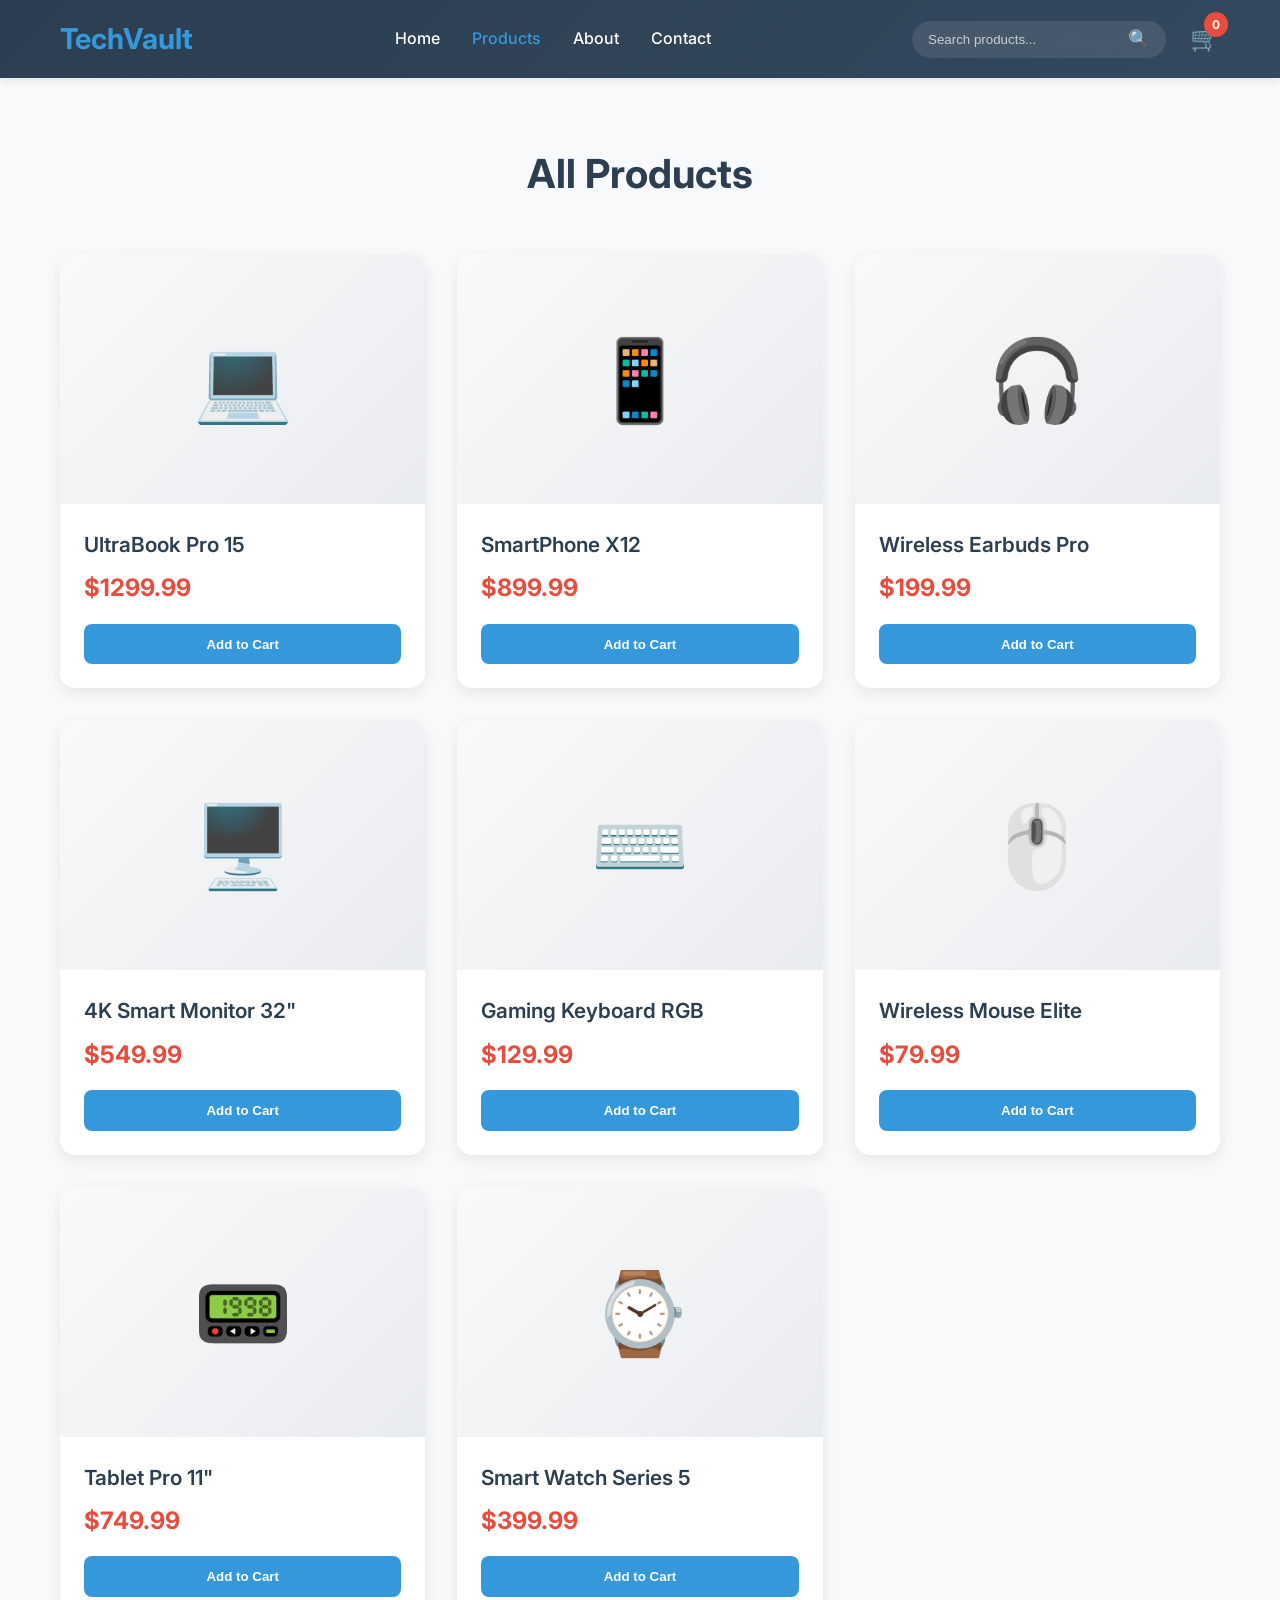
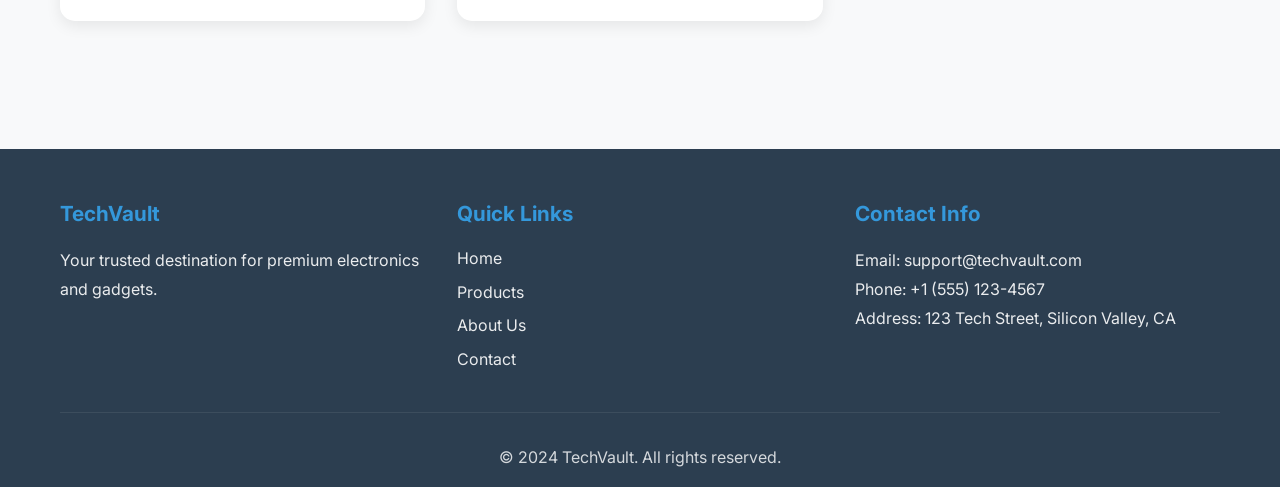
<file: techvault/product-detail.html>
<!DOCTYPE html>
<html lang="en">
<head>
    <meta charset="UTF-8">
    <meta name="viewport" content="width=device-width, initial-scale=1.0">
    <title>Product Details - TechVault</title>
    <link rel="stylesheet" href="css/style.css">
    <link href="https://fonts.googleapis.com/css2?family=Inter:wght@300;400;500;600;700&display=swap" rel="stylesheet">
</head>
<body>
    <header class="header">
        <div class="container">
            <div class="header-content">
                <div class="logo">
                    <h1>TechVault</h1>
                </div>
                <nav class="nav">
                    <ul>
                        <li><a href="index.html">Home</a></li>
                        <li><a href="products.html">Products</a></li>
                        <li><a href="about.html">About</a></li>
                        <li><a href="contact.html">Contact</a></li>
                    </ul>
                </nav>
                <div class="header-actions">
                    <div class="search-box">
                        <input type="text" placeholder="Search products..." id="searchInput">
                        <button type="button" id="searchBtn">🔍</button>
                    </div>
                    <a href="cart.html" class="cart-icon">
                        🛒 <span class="cart-count">0</span>
                    </a>
                </div>
            </div>
        </div>
    </header>

    <main class="product-detail">
        <div class="container">
            <div class="product-detail-grid">
                <div class="detail-image" id="detailImage"></div>
                <div class="detail-info">
                    <h2 id="detailName"></h2>
                    <p class="detail-price" id="detailPrice"></p>
                    <p class="detail-description" id="detailDescription"></p>
                    
                    <div class="quantity-selector">
                        <label for="quantity">Quantity:</label>
                        <input type="number" id="quantity" value="1" min="1">
                    </div>
                    
                    <button class="btn btn-primary" id="addToCartBtn" style="width: 100%;">Add to Cart</button>
                    <a href="products.html" class="btn btn-secondary" style="display: inline-block; margin-top: 1rem;">Continue Shopping</a>
                </div>
            </div>
        </div>
    </main>

    <footer class="footer">
        <div class="container">
            <div class="footer-content">
                <div class="footer-section">
                    <h4>TechVault</h4>
                    <p>Your trusted destination for premium electronics and gadgets.</p>
                </div>
                <div class="footer-section">
                    <h4>Quick Links</h4>
                    <ul>
                        <li><a href="index.html">Home</a></li>
                        <li><a href="products.html">Products</a></li>
                        <li><a href="about.html">About Us</a></li>
                        <li><a href="contact.html">Contact</a></li>
                    </ul>
                </div>
                <div class="footer-section">
                    <h4>Contact Info</h4>
                    <p>Email: support@techvault.com</p>
                    <p>Phone: +1 (555) 123-4567</p>
                    <p>Address: 123 Tech Street, Silicon Valley, CA</p>
                </div>
            </div>
            <div class="footer-bottom">
                <p>&copy; 2024 TechVault. All rights reserved.</p>
            </div>
        </div>
    </footer>

    <script src="https://code.jquery.com/jquery-3.6.0.min.js"></script>
    <script src="js/main.js"></script>
</body>
</html>
</file>
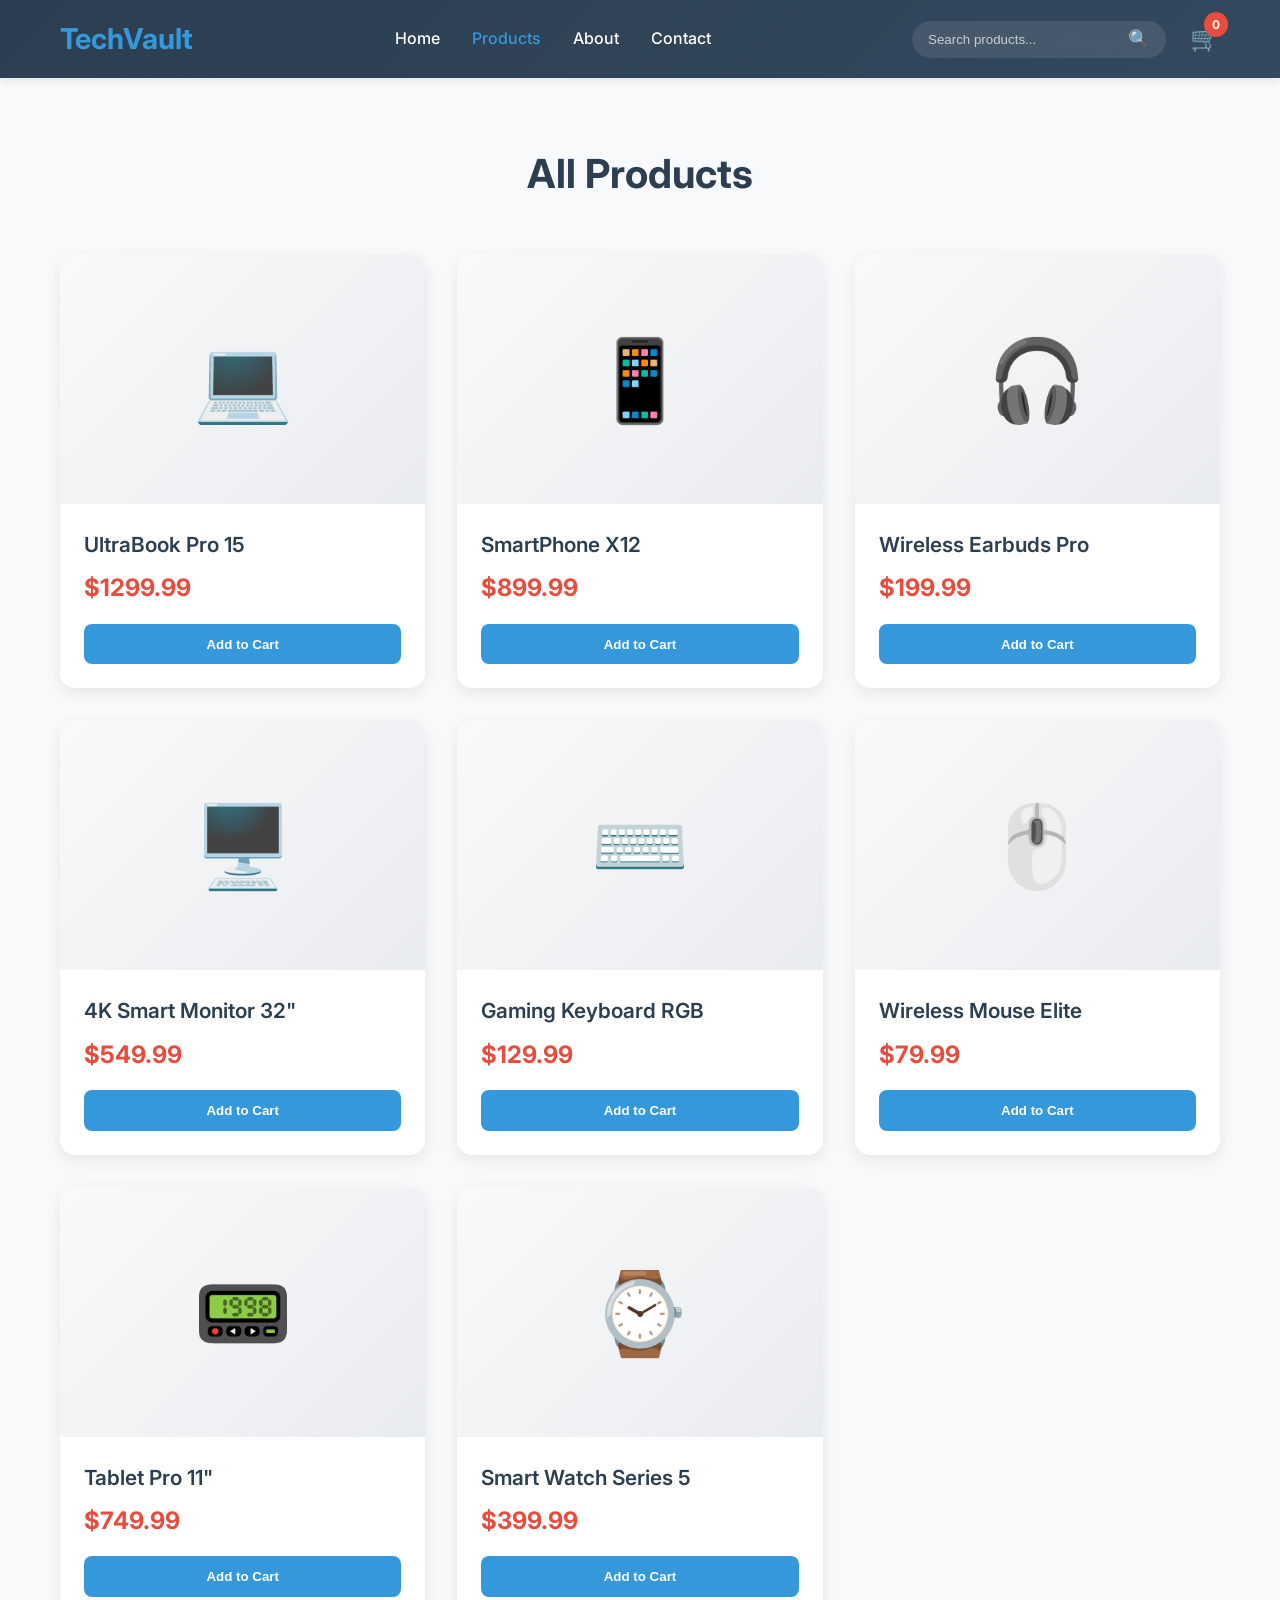
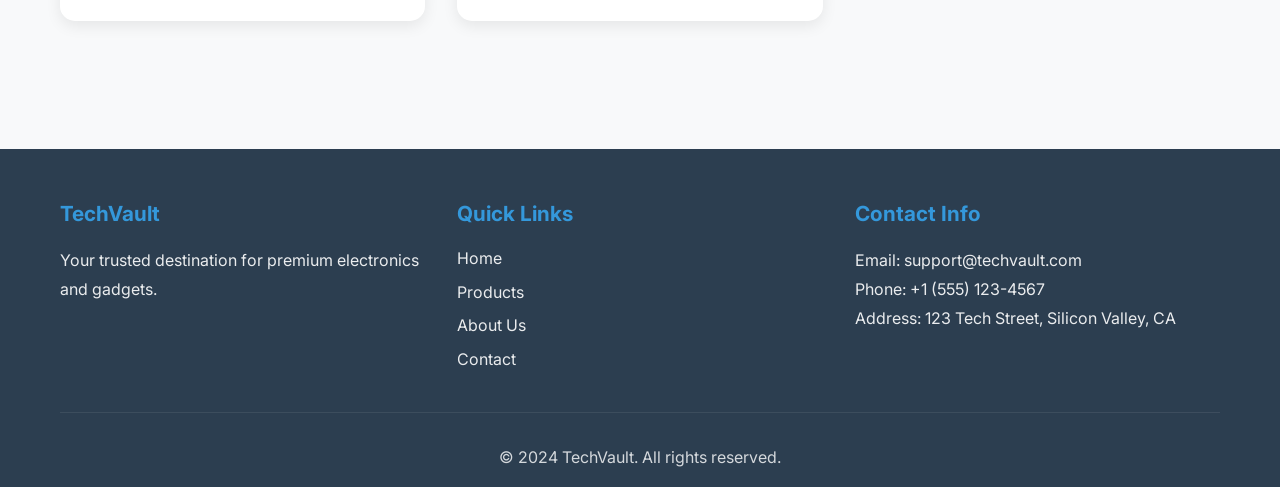
<file: techvault/products.html>
<!DOCTYPE html>
<html lang="en">
<head>
    <meta charset="UTF-8">
    <meta name="viewport" content="width=device-width, initial-scale=1.0">
    <title>All Products - TechVault</title>
    <link rel="stylesheet" href="css/style.css">
    <link href="https://fonts.googleapis.com/css2?family=Inter:wght@300;400;500;600;700&display=swap" rel="stylesheet">
</head>
<body>
    <header class="header">
        <div class="container">
            <div class="header-content">
                <div class="logo">
                    <h1>TechVault</h1>
                </div>
                <nav class="nav">
                    <ul>
                        <li><a href="index.html">Home</a></li>
                        <li><a href="products.html" class="active">Products</a></li>
                        <li><a href="about.html">About</a></li>
                        <li><a href="contact.html">Contact</a></li>
                    </ul>
                </nav>
                <div class="header-actions">
                    <div class="search-box">
                        <input type="text" placeholder="Search products..." id="searchInput">
                        <button type="button" id="searchBtn">🔍</button>
                    </div>
                    <a href="cart.html" class="cart-icon">
                        🛒 <span class="cart-count">0</span>
                    </a>
                </div>
            </div>
        </div>
    </header>

    <main class="products-page">
        <div class="container">
            <h3 class="section-title" id="searchResultsTitle">All Products</h3>
            <div class="product-grid" id="allProducts"></div>
        </div>
    </main>

    <footer class="footer">
        <div class="container">
            <div class="footer-content">
                <div class="footer-section">
                    <h4>TechVault</h4>
                    <p>Your trusted destination for premium electronics and gadgets.</p>
                </div>
                <div class="footer-section">
                    <h4>Quick Links</h4>
                    <ul>
                        <li><a href="index.html">Home</a></li>
                        <li><a href="products.html">Products</a></li>
                        <li><a href="about.html">About Us</a></li>
                        <li><a href="contact.html">Contact</a></li>
                    </ul>
                </div>
                <div class="footer-section">
                    <h4>Contact Info</h4>
                    <p>Email: support@techvault.com</p>
                    <p>Phone: +1 (555) 123-4567</p>
                    <p>Address: 123 Tech Street, Silicon Valley, CA</p>
                </div>
            </div>
            <div class="footer-bottom">
                <p>&copy; 2024 TechVault. All rights reserved.</p>
            </div>
        </div>
    </footer>

    <script src="https://code.jquery.com/jquery-3.6.0.min.js"></script>
    <script src="js/main.js"></script>
</body>
</html>
</file>
<file: css/style.css>
/* ========================================
   TechVault - Modern E-Commerce Styles
   ======================================== */

:root {
    --primary-color: #2c3e50;
    --secondary-color: #3498db;
    --accent-color: #e74c3c;
    --success-color: #27ae60;
    --warning-color: #f39c12;
    --light-bg: #ecf0f1;
    --dark-bg: #1a252f;
    --text-dark: #2c3e50;
    --text-light: #7f8c8d;
    --white: #ffffff;
    --shadow: 0 4px 6px rgba(0, 0, 0, 0.1);
    --shadow-hover: 0 8px 15px rgba(0, 0, 0, 0.15);
    --transition: all 0.3s ease;
}

* {
    margin: 0;
    padding: 0;
    box-sizing: border-box;
}

body {
    font-family: 'Segoe UI', Tahoma, Geneva, Verdana, sans-serif;
    line-height: 1.6;
    color: var(--text-dark);
    background-color: var(--light-bg);
}

.container {
    max-width: 1200px;
    margin: 0 auto;
    padding: 0 20px;
}

/* Header Styles */
header {
    background: linear-gradient(135deg, var(--primary-color), var(--dark-bg));
    color: var(--white);
    padding: 1rem 0;
    position: sticky;
    top: 0;
    z-index: 1000;
    box-shadow: var(--shadow);
}

.header-content {
    display: flex;
    justify-content: space-between;
    align-items: center;
}

.logo {
    font-size: 2rem;
    font-weight: bold;
    color: var(--white);
    text-decoration: none;
    display: flex;
    align-items: center;
    gap: 10px;
}

.logo i {
    color: var(--secondary-color);
}

nav ul {
    display: flex;
    list-style: none;
    gap: 2rem;
}

nav a {
    color: var(--white);
    text-decoration: none;
    font-weight: 500;
    transition: var(--transition);
    padding: 0.5rem 1rem;
    border-radius: 5px;
}

nav a:hover,
nav a.active {
    background-color: var(--secondary-color);
}

.cart-icon {
    position: relative;
    cursor: pointer;
    font-size: 1.5rem;
}

.cart-count {
    position: absolute;
    top: -8px;
    right: -8px;
    background-color: var(--accent-color);
    color: var(--white);
    border-radius: 50%;
    width: 20px;
    height: 20px;
    display: flex;
    align-items: center;
    justify-content: center;
    font-size: 0.75rem;
    font-weight: bold;
}

/* Hero Section */
.hero {
    background: linear-gradient(135deg, var(--secondary-color), var(--primary-color));
    color: var(--white);
    padding: 4rem 0;
    text-align: center;
}

.hero h1 {
    font-size: 3rem;
    margin-bottom: 1rem;
    animation: fadeInDown 0.8s ease;
}

.hero p {
    font-size: 1.2rem;
    margin-bottom: 2rem;
    animation: fadeInUp 0.8s ease;
}

.btn {
    display: inline-block;
    padding: 0.8rem 2rem;
    background-color: var(--accent-color);
    color: var(--white);
    text-decoration: none;
    border-radius: 5px;
    font-weight: 600;
    transition: var(--transition);
    border: none;
    cursor: pointer;
    font-size: 1rem;
}

.btn:hover {
    background-color: #c0392b;
    transform: translateY(-2px);
    box-shadow: var(--shadow-hover);
}

.btn-secondary {
    background-color: var(--secondary-color);
}

.btn-secondary:hover {
    background-color: #2980b9;
}

/* Products Section */
.products-section {
    padding: 4rem 0;
}

.section-title {
    text-align: center;
    font-size: 2.5rem;
    margin-bottom: 3rem;
    color: var(--primary-color);
    position: relative;
}

.section-title::after {
    content: '';
    position: absolute;
    bottom: -10px;
    left: 50%;
    transform: translateX(-50%);
    width: 80px;
    height: 4px;
    background-color: var(--secondary-color);
    border-radius: 2px;
}

.products-grid {
    display: grid;
    grid-template-columns: repeat(auto-fit, minmax(280px, 1fr));
    gap: 2rem;
}

.product-card {
    background: var(--white);
    border-radius: 10px;
    overflow: hidden;
    box-shadow: var(--shadow);
    transition: var(--transition);
    cursor: pointer;
}

.product-card:hover {
    transform: translateY(-10px);
    box-shadow: var(--shadow-hover);
}

.product-image {
    width: 100%;
    height: 250px;
    object-fit: cover;
    background: linear-gradient(135deg, #667eea 0%, #764ba2 100%);
    display: flex;
    align-items: center;
    justify-content: center;
    color: white;
    font-size: 4rem;
}

.product-info {
    padding: 1.5rem;
}

.product-name {
    font-size: 1.3rem;
    font-weight: 600;
    margin-bottom: 0.5rem;
    color: var(--primary-color);
}

.product-description {
    color: var(--text-light);
    font-size: 0.9rem;
    margin-bottom: 1rem;
    line-height: 1.4;
}

.product-price {
    font-size: 1.5rem;
    font-weight: bold;
    color: var(--accent-color);
    margin-bottom: 1rem;
}

.add-to-cart-btn {
    width: 100%;
    padding: 0.8rem;
    background-color: var(--secondary-color);
    color: var(--white);
    border: none;
    border-radius: 5px;
    font-weight: 600;
    cursor: pointer;
    transition: var(--transition);
}

.add-to-cart-btn:hover {
    background-color: #2980b9;
}

/* Product Detail Page */
.product-detail {
    padding: 4rem 0;
}

.product-detail-container {
    display: grid;
    grid-template-columns: 1fr 1fr;
    gap: 3rem;
    background: var(--white);
    padding: 2rem;
    border-radius: 10px;
    box-shadow: var(--shadow);
}

.detail-image {
    width: 100%;
    height: 400px;
    object-fit: cover;
    border-radius: 10px;
    background: linear-gradient(135deg, #667eea 0%, #764ba2 100%);
    display: flex;
    align-items: center;
    justify-content: center;
    color: white;
    font-size: 6rem;
}

.detail-info h1 {
    font-size: 2.5rem;
    color: var(--primary-color);
    margin-bottom: 1rem;
}

.detail-price {
    font-size: 2rem;
    color: var(--accent-color);
    font-weight: bold;
    margin-bottom: 1.5rem;
}

.detail-description {
    color: var(--text-light);
    line-height: 1.8;
    margin-bottom: 2rem;
}

.quantity-selector {
    display: flex;
    align-items: center;
    gap: 1rem;
    margin-bottom: 2rem;
}

.quantity-selector label {
    font-weight: 600;
}

.quantity-selector input {
    width: 80px;
    padding: 0.5rem;
    border: 2px solid var(--light-bg);
    border-radius: 5px;
    text-align: center;
    font-size: 1rem;
}

/* Cart Page */
.cart-page {
    padding: 4rem 0;
}

.cart-container {
    background: var(--white);
    border-radius: 10px;
    padding: 2rem;
    box-shadow: var(--shadow);
}

.cart-table {
    width: 100%;
    border-collapse: collapse;
    margin-bottom: 2rem;
}

.cart-table th,
.cart-table td {
    padding: 1rem;
    text-align: left;
    border-bottom: 1px solid var(--light-bg);
}

.cart-table th {
    background-color: var(--primary-color);
    color: var(--white);
}

.cart-item-image {
    width: 80px;
    height: 80px;
    object-fit: cover;
    border-radius: 5px;
    background: linear-gradient(135deg, #667eea 0%, #764ba2 100%);
    display: flex;
    align-items: center;
    justify-content: center;
    color: white;
    font-size: 2rem;
}

.remove-btn {
    background-color: var(--accent-color);
    color: var(--white);
    border: none;
    padding: 0.5rem 1rem;
    border-radius: 5px;
    cursor: pointer;
    transition: var(--transition);
}

.remove-btn:hover {
    background-color: #c0392b;
}

.cart-summary {
    background-color: var(--light-bg);
    padding: 2rem;
    border-radius: 10px;
    margin-top: 2rem;
}

.summary-row {
    display: flex;
    justify-content: space-between;
    margin-bottom: 1rem;
    font-size: 1.1rem;
}

.total-row {
    font-size: 1.5rem;
    font-weight: bold;
    color: var(--primary-color);
    border-top: 2px solid var(--primary-color);
    padding-top: 1rem;
    margin-top: 1rem;
}

/* Checkout Page */
.checkout-page {
    padding: 4rem 0;
}

.checkout-container {
    display: grid;
    grid-template-columns: 2fr 1fr;
    gap: 2rem;
}

.checkout-form {
    background: var(--white);
    padding: 2rem;
    border-radius: 10px;
    box-shadow: var(--shadow);
}

.form-section {
    margin-bottom: 2rem;
}

.form-section h3 {
    color: var(--primary-color);
    margin-bottom: 1rem;
    padding-bottom: 0.5rem;
    border-bottom: 2px solid var(--secondary-color);
}

.form-group {
    margin-bottom: 1.5rem;
}

.form-group label {
    display: block;
    margin-bottom: 0.5rem;
    font-weight: 600;
    color: var(--text-dark);
}

.form-group input,
.form-group select,
.form-group textarea {
    width: 100%;
    padding: 0.8rem;
    border: 2px solid var(--light-bg);
    border-radius: 5px;
    font-size: 1rem;
    transition: var(--transition);
}

.form-group input:focus,
.form-group select:focus,
.form-group textarea:focus {
    outline: none;
    border-color: var(--secondary-color);
}

.form-row {
    display: grid;
    grid-template-columns: 1fr 1fr;
    gap: 1rem;
}

.order-summary {
    background: var(--white);
    padding: 2rem;
    border-radius: 10px;
    box-shadow: var(--shadow);
    height: fit-content;
}

.order-item {
    display: flex;
    justify-content: space-between;
    margin-bottom: 1rem;
    padding-bottom: 1rem;
    border-bottom: 1px solid var(--light-bg);
}

/* Order Confirmation */
.confirmation-page {
    padding: 4rem 0;
    text-align: center;
}

.confirmation-container {
    background: var(--white);
    padding: 3rem;
    border-radius: 10px;
    box-shadow: var(--shadow);
    max-width: 600px;
    margin: 0 auto;
}

.success-icon {
    font-size: 5rem;
    color: var(--success-color);
    margin-bottom: 1rem;
}

.confirmation-container h1 {
    color: var(--success-color);
    margin-bottom: 1rem;
}

.order-number {
    font-size: 1.5rem;
    color: var(--primary-color);
    font-weight: bold;
    margin: 2rem 0;
}

/* Footer */
footer {
    background: linear-gradient(135deg, var(--dark-bg), var(--primary-color));
    color: var(--white);
    padding: 3rem 0 1rem;
    margin-top: 4rem;
}

.footer-content {
    display: grid;
    grid-template-columns: repeat(auto-fit, minmax(250px, 1fr));
    gap: 2rem;
    margin-bottom: 2rem;
}

.footer-section h3 {
    color: var(--secondary-color);
    margin-bottom: 1rem;
}

.footer-section ul {
    list-style: none;
}

.footer-section ul li {
    margin-bottom: 0.5rem;
}

.footer-section a {
    color: var(--white);
    text-decoration: none;
    transition: var(--transition);
}

.footer-section a:hover {
    color: var(--secondary-color);
}

.footer-bottom {
    text-align: center;
    padding-top: 2rem;
    border-top: 1px solid rgba(255, 255, 255, 0.1);
}

/* Animations */
@keyframes fadeInDown {
    from {
        opacity: 0;
        transform: translateY(-30px);
    }
    to {
        opacity: 1;
        transform: translateY(0);
    }
}

@keyframes fadeInUp {
    from {
        opacity: 0;
        transform: translateY(30px);
    }
    to {
        opacity: 1;
        transform: translateY(0);
    }
}

/* Responsive Design */
@media (max-width: 768px) {
    .header-content {
        flex-direction: column;
        gap: 1rem;
    }

    nav ul {
        gap: 1rem;
        flex-wrap: wrap;
        justify-content: center;
    }

    .hero h1 {
        font-size: 2rem;
    }

    .product-detail-container,
    .checkout-container {
        grid-template-columns: 1fr;
    }

    .form-row {
        grid-template-columns: 1fr;
    }

    .cart-table {
        font-size: 0.9rem;
    }

    .cart-table th,
    .cart-table td {
        padding: 0.5rem;
    }
}

/* Empty State */
.empty-cart {
    text-align: center;
    padding: 3rem;
}

.empty-cart i {
    font-size: 5rem;
    color: var(--text-light);
    margin-bottom: 1rem;
}

.empty-cart h2 {
    color: var(--text-dark);
    margin-bottom: 1rem;
}

/* Toast Notification */
.toast {
    position: fixed;
    bottom: 20px;
    right: 20px;
    background-color: var(--success-color);
    color: var(--white);
    padding: 1rem 2rem;
    border-radius: 5px;
    box-shadow: var(--shadow-hover);
    z-index: 2000;
    animation: slideInRight 0.3s ease;
}

@keyframes slideInRight {
    from {
        transform: translateX(100%);
        opacity: 0;
    }
    to {
        transform: translateX(0);
        opacity: 1;
    }
}
</file>
<file: techvault/css/style.css>
* {
    margin: 0;
    padding: 0;
    box-sizing: border-box;
}

body {
    font-family: 'Inter', -apple-system, BlinkMacSystemFont, 'Segoe UI', Roboto, sans-serif;
    line-height: 1.6;
    color: #2c3e50;
    background-color: #f8f9fa;
}

.container {
    max-width: 1200px;
    margin: 0 auto;
    padding: 0 20px;
}

/* Header */
.header {
    background: linear-gradient(135deg, #2c3e50 0%, #34495e 100%);
    color: white;
    padding: 1rem 0;
    position: sticky;
    top: 0;
    z-index: 1000;
    box-shadow: 0 2px 10px rgba(0,0,0,0.1);
}

.header-content {
    display: flex;
    justify-content: space-between;
    align-items: center;
}

.logo h1 {
    font-size: 1.8rem;
    font-weight: 700;
    color: #3498db;
}

.nav ul {
    display: flex;
    list-style: none;
    gap: 2rem;
}

.nav a {
    color: white;
    text-decoration: none;
    font-weight: 500;
    transition: color 0.3s ease;
    padding: 0.5rem 0;
}

.nav a:hover,
.nav a.active {
    color: #3498db;
}

.header-actions {
    display: flex;
    align-items: center;
    gap: 1.5rem;
}

.search-box {
    display: flex;
    background: rgba(255,255,255,0.1);
    border-radius: 25px;
    padding: 0.5rem 1rem;
    backdrop-filter: blur(10px);
}

.search-box input {
    background: transparent;
    border: none;
    color: white;
    outline: none;
    width: 200px;
}

.search-box input::placeholder {
    color: rgba(255,255,255,0.7);
}

.search-box button {
    background: transparent;
    border: none;
    color: white;
    cursor: pointer;
    font-size: 1.1rem;
}

.cart-icon {
    color: white;
    text-decoration: none;
    position: relative;
    font-size: 1.5rem;
    transition: transform 0.3s ease;
}

.cart-icon:hover {
    transform: scale(1.1);
}

.cart-count {
    position: absolute;
    top: -8px;
    right: -8px;
    background: #e74c3c;
    color: white;
    font-size: 0.75rem;
    font-weight: 700;
    padding: 0.2rem 0.5rem;
    border-radius: 50%;
    min-width: 20px;
    text-align: center;
}

/* Hero Section */
.hero {
    background: linear-gradient(135deg, #3498db 0%, #2c3e50 100%);
    color: white;
    padding: 5rem 0;
    text-align: center;
}

.hero-content h2 {
    font-size: 3rem;
    margin-bottom: 1rem;
    font-weight: 700;
}

.hero-content p {
    font-size: 1.3rem;
    margin-bottom: 2rem;
    opacity: 0.9;
}

.btn {
    display: inline-block;
    padding: 1rem 2.5rem;
    border-radius: 50px;
    text-decoration: none;
    font-weight: 600;
    transition: all 0.3s ease;
    cursor: pointer;
    border: none;
    font-size: 1rem;
}

.btn-primary {
    background: #e74c3c;
    color: white;
}

.btn-primary:hover {
    background: #c0392b;
    transform: translateY(-2px);
    box-shadow: 0 5px 15px rgba(231, 76, 60, 0.4);
}

.btn-secondary {
    background: #3498db;
    color: white;
}

.btn-secondary:hover {
    background: #2980b9;
}

/* Products Grid */
.featured-products,
.products-page {
    padding: 4rem 0;
}

.section-title {
    text-align: center;
    font-size: 2.5rem;
    margin-bottom: 3rem;
    color: #2c3e50;
    font-weight: 700;
}

.product-grid {
    display: grid;
    grid-template-columns: repeat(auto-fit, minmax(280px, 1fr));
    gap: 2rem;
}

.product-card {
    background: white;
    border-radius: 15px;
    overflow: hidden;
    box-shadow: 0 5px 15px rgba(0,0,0,0.08);
    transition: all 0.3s ease;
    cursor: pointer;
}

.product-card:hover {
    transform: translateY(-10px);
    box-shadow: 0 15px 35px rgba(0,0,0,0.15);
}

.product-image {
    width: 100%;
    height: 250px;
    object-fit: cover;
    background: linear-gradient(135deg, #f8f9fa 0%, #e9ecef 100%);
    display: flex;
    align-items: center;
    justify-content: center;
    font-size: 5rem;
}

.product-info {
    padding: 1.5rem;
}

.product-name {
    font-size: 1.3rem;
    font-weight: 600;
    margin-bottom: 0.5rem;
    color: #2c3e50;
}

.product-price {
    font-size: 1.5rem;
    color: #e74c3c;
    font-weight: 700;
    margin-bottom: 1rem;
}

.add-to-cart {
    width: 100%;
    padding: 0.8rem;
    background: #3498db;
    color: white;
    border: none;
    border-radius: 8px;
    font-weight: 600;
    cursor: pointer;
    transition: all 0.3s ease;
}

.add-to-cart:hover {
    background: #2980b9;
    transform: translateY(-2px);
}

/* Features Section */
.features {
    padding: 4rem 0;
    background: white;
}

.features-grid {
    display: grid;
    grid-template-columns: repeat(auto-fit, minmax(250px, 1fr));
    gap: 2rem;
}

.feature-card {
    text-align: center;
    padding: 2rem;
    border-radius: 15px;
    background: #f8f9fa;
    transition: all 0.3s ease;
}

.feature-card:hover {
    transform: translateY(-5px);
    box-shadow: 0 10px 25px rgba(0,0,0,0.1);
}

.feature-icon {
    font-size: 3rem;
    margin-bottom: 1rem;
}

.feature-card h4 {
    font-size: 1.3rem;
    margin-bottom: 0.5rem;
    color: #2c3e50;
}

.feature-card p {
    color: #7f8c8d;
}

/* Product Details Page */
.product-detail {
    padding: 4rem 0;
}

.product-detail-grid {
    display: grid;
    grid-template-columns: 1fr 1fr;
    gap: 4rem;
    align-items: start;
}

.detail-image {
    background: white;
    border-radius: 15px;
    padding: 3rem;
    text-align: center;
    font-size: 8rem;
    box-shadow: 0 5px 15px rgba(0,0,0,0.08);
}

.detail-info h2 {
    font-size: 2.5rem;
    margin-bottom: 1rem;
    color: #2c3e50;
}

.detail-price {
    font-size: 2.5rem;
    color: #e74c3c;
    font-weight: 700;
    margin-bottom: 1.5rem;
}

.detail-description {
    font-size: 1.1rem;
    color: #7f8c8d;
    margin-bottom: 2rem;
    line-height: 1.8;
}

.quantity-selector {
    display: flex;
    align-items: center;
    gap: 1rem;
    margin-bottom: 2rem;
}

.quantity-selector label {
    font-weight: 600;
}

.quantity-selector input {
    width: 80px;
    padding: 0.8rem;
    border: 2px solid #e9ecef;
    border-radius: 8px;
    text-align: center;
    font-size: 1.1rem;
}

/* Cart Page */
.cart-page {
    padding: 4rem 0;
}

.cart-grid {
    display: grid;
    grid-template-columns: 2fr 1fr;
    gap: 3rem;
}

.cart-items {
    background: white;
    border-radius: 15px;
    padding: 2rem;
    box-shadow: 0 5px 15px rgba(0,0,0,0.08);
}

.cart-item {
    display: grid;
    grid-template-columns: 80px 1fr auto;
    gap: 1.5rem;
    padding: 1.5rem 0;
    border-bottom: 1px solid #e9ecef;
    align-items: center;
}

.cart-item:last-child {
    border-bottom: none;
}

.cart-item-image {
    width: 80px;
    height: 80px;
    background: #f8f9fa;
    border-radius: 10px;
    display: flex;
    align-items: center;
    justify-content: center;
    font-size: 2.5rem;
}

.cart-item-info h4 {
    font-size: 1.2rem;
    margin-bottom: 0.5rem;
}

.cart-item-price {
    color: #e74c3c;
    font-weight: 600;
}

.cart-item-quantity {
    display: flex;
    align-items: center;
    gap: 1rem;
}

.cart-item-quantity input {
    width: 60px;
    padding: 0.5rem;
    border: 2px solid #e9ecef;
    border-radius: 6px;
    text-align: center;
}

.remove-item {
    background: #e74c3c;
    color: white;
    border: none;
    padding: 0.5rem 1rem;
    border-radius: 6px;
    cursor: pointer;
    transition: all 0.3s ease;
}

.remove-item:hover {
    background: #c0392b;
}

.cart-summary {
    background: white;
    border-radius: 15px;
    padding: 2rem;
    box-shadow: 0 5px 15px rgba(0,0,0,0.08);
    height: fit-content;
}

.cart-summary h3 {
    font-size: 1.5rem;
    margin-bottom: 1.5rem;
    color: #2c3e50;
}

.summary-row {
    display: flex;
    justify-content: space-between;
    margin-bottom: 1rem;
    padding-bottom: 1rem;
    border-bottom: 1px solid #e9ecef;
}

.summary-row:last-child {
    border-bottom: none;
    font-size: 1.3rem;
    font-weight: 700;
    color: #2c3e50;
}

.checkout-btn {
    width: 100%;
    margin-top: 1.5rem;
}

.empty-cart {
    text-align: center;
    padding: 4rem 2rem;
}

.empty-cart h3 {
    font-size: 1.5rem;
    margin-bottom: 1rem;
    color: #7f8c8d;
}

/* Checkout Page */
.checkout-page {
    padding: 4rem 0;
}

.checkout-grid {
    display: grid;
    grid-template-columns: 2fr 1fr;
    gap: 3rem;
}

.checkout-form {
    background: white;
    border-radius: 15px;
    padding: 2rem;
    box-shadow: 0 5px 15px rgba(0,0,0,0.08);
}

.form-section {
    margin-bottom: 2rem;
}

.form-section h3 {
    font-size: 1.3rem;
    margin-bottom: 1.5rem;
    color: #2c3e50;
}

.form-row {
    display: grid;
    grid-template-columns: 1fr 1fr;
    gap: 1rem;
    margin-bottom: 1rem;
}

.form-group {
    margin-bottom: 1rem;
}

.form-group label {
    display: block;
    margin-bottom: 0.5rem;
    font-weight: 500;
    color: #2c3e50;
}

.form-group input,
.form-group select,
.form-group textarea {
    width: 100%;
    padding: 0.8rem;
    border: 2px solid #e9ecef;
    border-radius: 8px;
    font-size: 1rem;
    transition: border-color 0.3s ease;
}

.form-group input:focus,
.form-group select:focus,
.form-group textarea:focus {
    outline: none;
    border-color: #3498db;
}

.order-summary-checkout {
    background: white;
    border-radius: 15px;
    padding: 2rem;
    box-shadow: 0 5px 15px rgba(0,0,0,0.08);
    height: fit-content;
}

/* Order Confirmation */
.confirmation-page {
    padding: 4rem 0;
    text-align: center;
}

.confirmation-content {
    background: white;
    border-radius: 15px;
    padding: 3rem;
    max-width: 600px;
    margin: 0 auto;
    box-shadow: 0 5px 15px rgba(0,0,0,0.08);
}

.success-icon {
    font-size: 5rem;
    margin-bottom: 1rem;
}

.confirmation-content h2 {
    font-size: 2rem;
    margin-bottom: 1rem;
    color: #27ae60;
}

.order-number {
    font-size: 1.2rem;
    color: #7f8c8d;
    margin-bottom: 2rem;
}

/* About & Contact Pages */
.about-page,
.contact-page {
    padding: 4rem 0;
}

.content-card {
    background: white;
    border-radius: 15px;
    padding: 3rem;
    box-shadow: 0 5px 15px rgba(0,0,0,0.08);
    margin-bottom: 2rem;
}

.content-card h2 {
    font-size: 2rem;
    margin-bottom: 1.5rem;
    color: #2c3e50;
}

.content-card p {
    font-size: 1.1rem;
    line-height: 1.8;
    color: #7f8c8d;
    margin-bottom: 1rem;
}

/* Footer */
.footer {
    background: #2c3e50;
    color: white;
    padding: 3rem 0 1rem;
    margin-top: 4rem;
}

.footer-content {
    display: grid;
    grid-template-columns: repeat(auto-fit, minmax(250px, 1fr));
    gap: 2rem;
    margin-bottom: 2rem;
}

.footer-section h4 {
    font-size: 1.3rem;
    margin-bottom: 1rem;
    color: #3498db;
}

.footer-section p {
    opacity: 0.9;
    line-height: 1.8;
}

.footer-section ul {
    list-style: none;
}

.footer-section ul li {
    margin-bottom: 0.5rem;
}

.footer-section a {
    color: white;
    text-decoration: none;
    opacity: 0.9;
    transition: opacity 0.3s ease;
}

.footer-section a:hover {
    opacity: 1;
}

.footer-bottom {
    text-align: center;
    padding-top: 2rem;
    border-top: 1px solid rgba(255,255,255,0.1);
    opacity: 0.8;
}

/* Responsive Design */
@media (max-width: 768px) {
    .header-content {
        flex-direction: column;
        gap: 1rem;
    }

    .nav ul {
        gap: 1rem;
        flex-wrap: wrap;
        justify-content: center;
    }

    .hero-content h2 {
        font-size: 2rem;
    }

    .product-detail-grid,
    .cart-grid,
    .checkout-grid {
        grid-template-columns: 1fr;
        gap: 2rem;
    }

    .form-row {
        grid-template-columns: 1fr;
    }

    .cart-item {
        grid-template-columns: 60px 1fr;
    }

    .cart-item-quantity {
        grid-column: 1 / -1;
        justify-content: center;
    }
}

/* Animation */
@keyframes fadeIn {
    from {
        opacity: 0;
        transform: translateY(20px);
    }
    to {
        opacity: 1;
        transform: translateY(0);
    }
}

.product-card,
.feature-card {
    animation: fadeIn 0.6s ease forwards;
}
</file>
